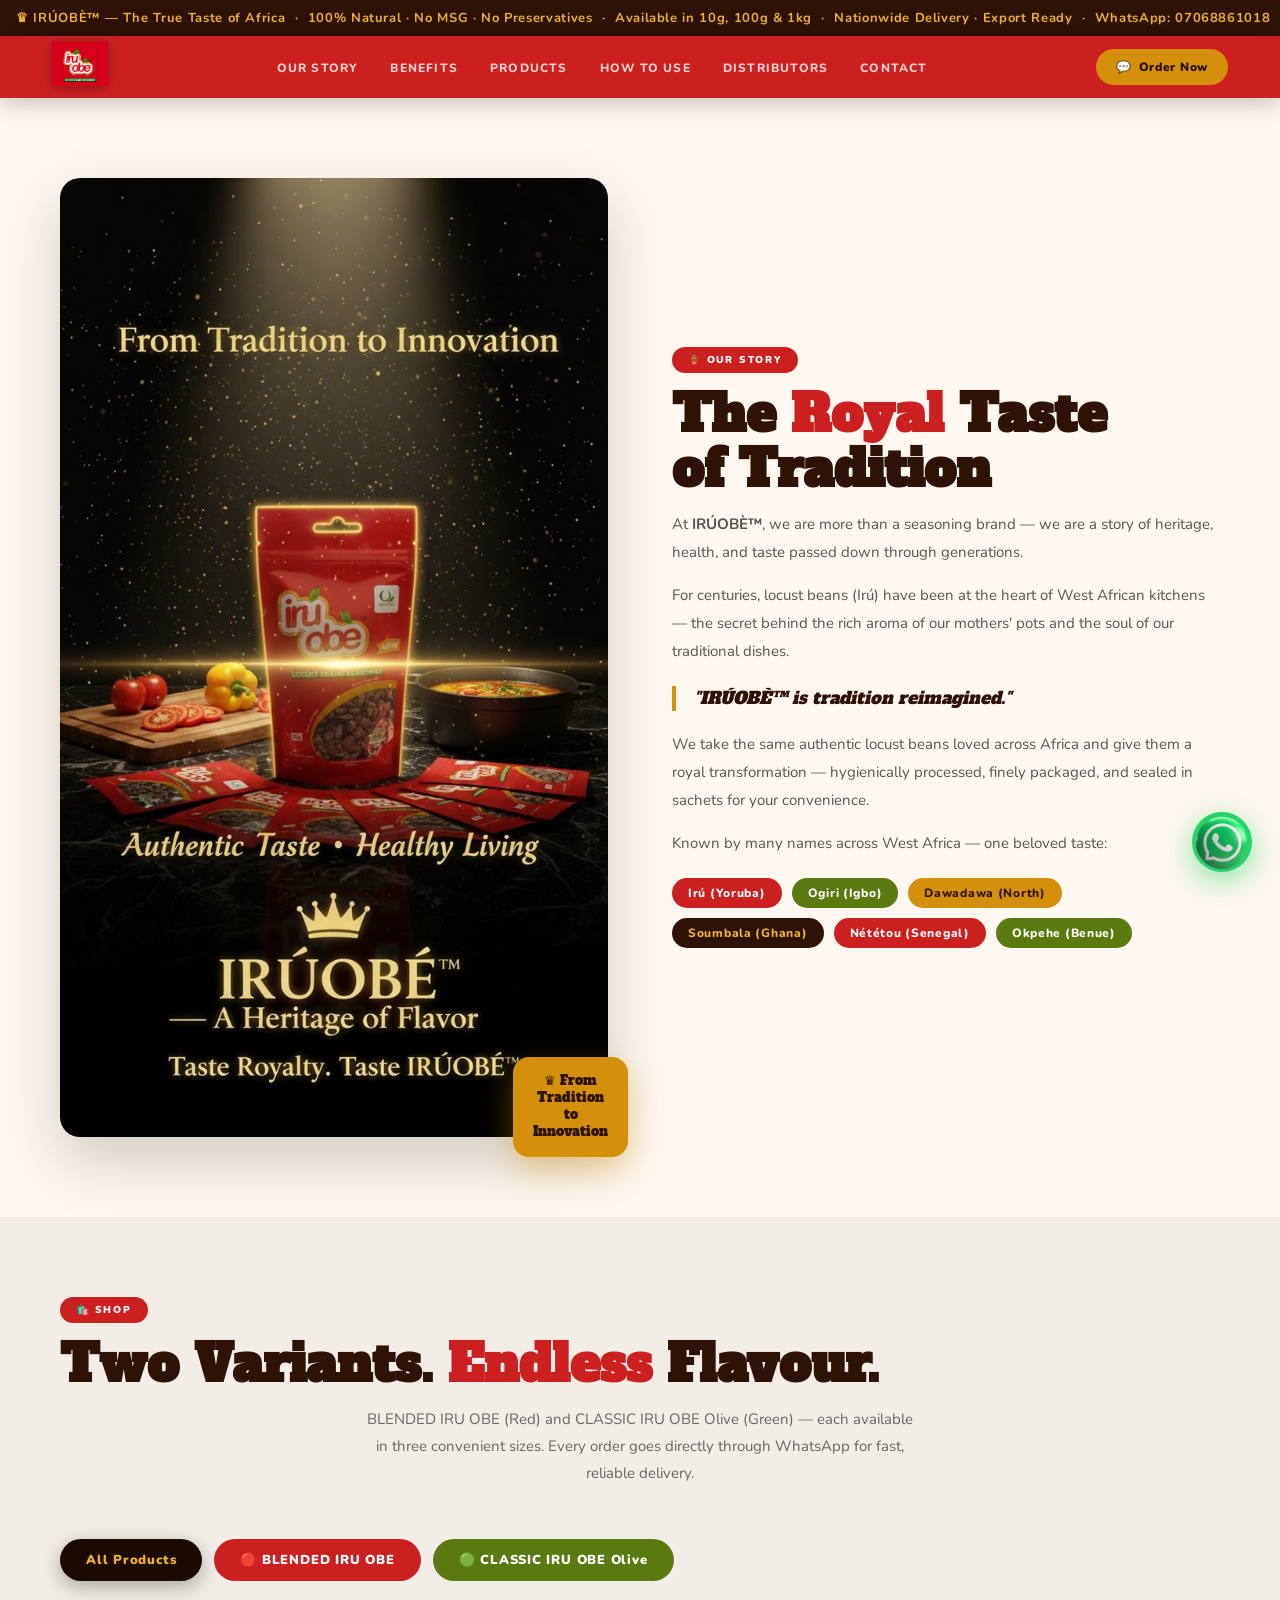
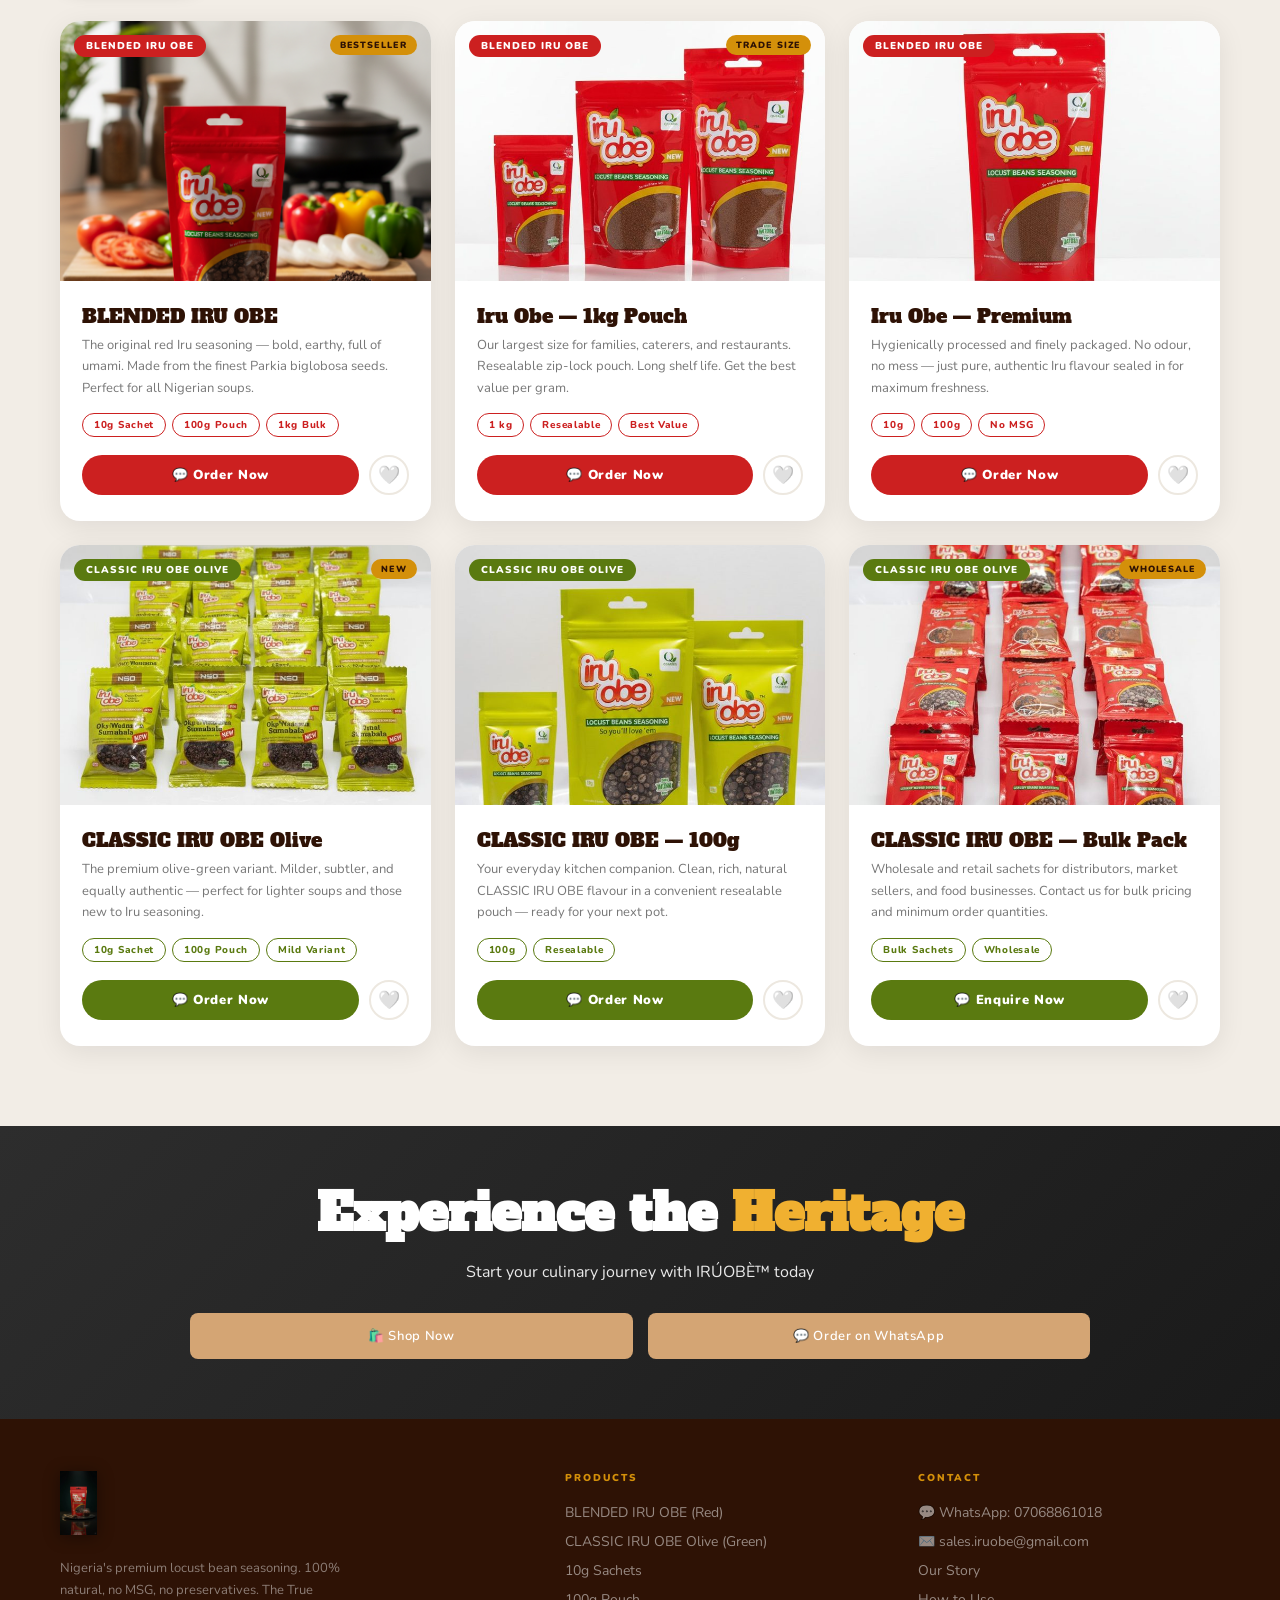
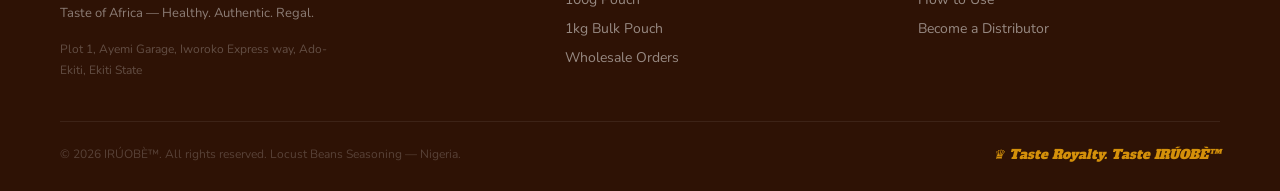
<file: about.html>
﻿<!DOCTYPE html>
<html lang="en">
<head>
<meta charset="UTF-8">
<meta name="viewport" content="width=device-width, initial-scale=1.0">
<title>Our Story — IRÚOBÈ™ Locust Bean Seasoning</title>
<meta name="description" content="Discover the heritage and story behind IRÚOBÈ™ premium locust bean seasoning. From tradition to modern convenience.">
<link href="https://fonts.googleapis.com/css2?family=Alfa+Slab+One&family=Nunito:ital,wght@0,400;0,600;0,700;0,800;0,900;1,700&display=swap" rel="stylesheet">
<link rel="stylesheet" href="styles.css">
</head>
<body>

<!-- WA Float -->
<a href="https://wa.me/2347068861018?text=Hello%20IRÚOBÈ!%20I%20would%20like%20to%20place%20an%20order." class="wa-float" target="_blank" title="Order on WhatsApp"><img src="media/whatsapp logo.png" alt="WhatsApp" style="width:100%;height:100%;object-fit:contain;display:block;"></a>

<!-- Mobile Menu -->
<div class="mobile-menu" id="mobileMenu">
  <span class="close" onclick="toggleMenu()">✕</span>
  <a href="about.html" onclick="toggleMenu()">Our Story</a>
  <a href="benefits.html" onclick="toggleMenu()">Benefits</a>
  <a href="products.html" onclick="toggleMenu()">Products</a>
  <a href="how-to-use.html" onclick="toggleMenu()">How to Use</a>
  <a href="partners.html" onclick="toggleMenu()">Distributors</a>
  <a href="contact.html" onclick="toggleMenu()">Contact</a>
</div>

<!-- ANNOUNCE -->
<div class="announce">
  <span class="announce-scroll">♛ IRÚOBÈ™ — The True Taste of Africa &nbsp;·&nbsp; 100% Natural · No MSG · No Preservatives &nbsp;·&nbsp; Available in 10g, 100g & 1kg &nbsp;·&nbsp; Nationwide Delivery · Export Ready &nbsp;·&nbsp; WhatsApp: 07068861018 &nbsp;·&nbsp; ♛ IRÚOBÈ™ — Healthy. Authentic. Regal.</span>
</div>

<!-- NAV -->
<nav>
  <div class="nav-logo"><img src="media/new image-17.jpeg" alt="IRÚOBÈ"></div>
  <ul class="nav-links">
    <li><a href="about.html">Our Story</a></li>
    <li><a href="benefits.html">Benefits</a></li>
    <li><a href="products.html">Products</a></li>
    <li><a href="how-to-use.html">How to Use</a></li>
    <li><a href="partners.html">Distributors</a></li>
    <li><a href="contact.html">Contact</a></li>
  </ul>
  <div class="nav-right">
    <a href="https://wa.me/2347068861018?text=Hello%20IRÚOBÈ!%20I%20want%20to%20order." class="nav-wa" target="_blank">
      💬 <span>Order Now</span>
    </a>
    <div class="hamburger" onclick="toggleMenu()">
      <span></span><span></span><span></span>
    </div>
  </div>
</nav>

<!-- ABOUT -->
<section id="about">
  <div class="pad">
    <div class="max">
      <div class="about-inner reveal">
        <div class="about-img-wrap">
          <img src="media/image-18.jpg" alt="From Tradition to Innovation">
          <div class="about-badge-float">♛ From<br>Tradition<br>to<br>Innovation</div>
        </div>
        <div class="about-text">
          <span class="sec-badge">🏺 Our Story</span>
          <h2 class="sec-title">The <span class="red">Royal</span> Taste<br>of Tradition</h2>
          <p>At <strong>IRÚOBÈ™</strong>, we are more than a seasoning brand — we are a story of heritage, health, and taste passed down through generations.</p>
          <p>For centuries, locust beans (Irú) have been at the heart of West African kitchens — the secret behind the rich aroma of our mothers' pots and the soul of our traditional dishes.</p>
          <blockquote>"IRÚOBÈ™ is tradition reimagined."</blockquote>
          <p>We take the same authentic locust beans loved across Africa and give them a royal transformation — hygienically processed, finely packaged, and sealed in sachets for your convenience.</p>
          <p>Known by many names across West Africa — one beloved taste:</p>
          <div class="heritage-names">
            <span class="hname hname-red">Irú (Yoruba)</span>
            <span class="hname hname-grn">Ogiri (Igbo)</span>
            <span class="hname hname-gld">Dawadawa (North)</span>
            <span class="hname hname-brn">Soumbala (Ghana)</span>
            <span class="hname hname-red">Nététou (Senegal)</span>
            <span class="hname hname-grn">Okpehe (Benue)</span>
          </div>
        </div>
      </div>
    </div>
  </div>
</section>

<!-- PRODUCTS -->
<div id="products" class="products-section">
  <div class="products-inner">
    <span class="sec-badge">🛍️ Shop</span>
    <h2 class="sec-title">Two Variants. <span class="red">Endless</span> Flavour.</h2>
    <p class="sec-sub">BLENDED IRU OBE (Red) and CLASSIC IRU OBE Olive (Green) — each available in three convenient sizes. Every order goes directly through WhatsApp for fast, reliable delivery.</p>
    <div class="variant-tabs">
      <div class="vtab vtab-all active" onclick="filterProds('all',this)">All Products</div>
      <div class="vtab vtab-red" onclick="filterProds('red',this)">🔴 BLENDED IRU OBE</div>
      <div class="vtab vtab-green" onclick="filterProds('green',this)">🟢 CLASSIC IRU OBE Olive</div>
    </div>
    <div class="products-grid reveal">

      <div class="prod-card" data-v="red">
        <div class="prod-img-wrap">
          <img src="media/image 22.png" alt="BLENDED IRU OBE — All Sizes">
          <span class="prod-vdot vd-red">BLENDED IRU OBE</span>
          <span class="prod-new">BESTSELLER</span>
        </div>
        <div class="prod-body">
          <div class="prod-name">BLENDED IRU OBE</div>
          <div class="prod-desc">The original red Iru seasoning — bold, earthy, full of umami. Made from the finest Parkia biglobosa seeds. Perfect for all Nigerian soups.</div>
          <div class="prod-sizes">
            <span class="sz sz-r">10g Sachet</span>
            <span class="sz sz-r">100g Pouch</span>
            <span class="sz sz-r">1kg Bulk</span>
          </div>
          <div class="prod-footer">
            <a href="https://wa.me/2347068861018?text=Hello%20IRÚOBÈ!%20I%20want%20to%20order%20Classic%20Iru%20Obe%20(Red).%20Please%20send%20me%20pricing%20and%20availability." class="btn-order" target="_blank">💬 Order Now</a>
            <div class="prod-like" onclick="toggleLike(this)" title="Save">🤍</div>
          </div>
        </div>
      </div>

      <div class="prod-card" data-v="red">
        <div class="prod-img-wrap">
          <img src="media/image-2.jpg" alt="Iru Obe 1kg">
          <span class="prod-vdot vd-red">BLENDED IRU OBE</span>
          <span class="prod-new">TRADE SIZE</span>
        </div>
        <div class="prod-body">
          <div class="prod-name">Iru Obe — 1kg Pouch</div>
          <div class="prod-desc">Our largest size for families, caterers, and restaurants. Resealable zip-lock pouch. Long shelf life. Get the best value per gram.</div>
          <div class="prod-sizes">
            <span class="sz sz-r">1 kg</span>
            <span class="sz sz-r">Resealable</span>
            <span class="sz sz-r">Best Value</span>
          </div>
          <div class="prod-footer">
            <a href="https://wa.me/2347068861018?text=Hello%20IRÚOBÈ!%20I%20want%20to%20order%20the%201kg%20Iru%20Obe%20pouch.%20Please%20send%20me%20pricing." class="btn-order" target="_blank">💬 Order Now</a>
            <div class="prod-like" onclick="toggleLike(this)" title="Save">🤍</div>
          </div>
        </div>
      </div>

      <div class="prod-card" data-v="red">
        <div class="prod-img-wrap">
          <img src="media/image-4.jpg" alt="Iru Obe — Premium Hero">
          <span class="prod-vdot vd-red">BLENDED IRU OBE</span>
        </div>
        <div class="prod-body">
          <div class="prod-name">Iru Obe — Premium</div>
          <div class="prod-desc">Hygienically processed and finely packaged. No odour, no mess — just pure, authentic Iru flavour sealed in for maximum freshness.</div>
          <div class="prod-sizes">
            <span class="sz sz-r">10g</span>
            <span class="sz sz-r">100g</span>
            <span class="sz sz-r">No MSG</span>
          </div>
          <div class="prod-footer">
            <a href="https://wa.me/2347068861018?text=Hello%20IRÚOBÈ!%20I%20want%20to%20order%20Iru%20Obe%20seasoning.%20Please%20send%20me%20your%20full%20price%20list." class="btn-order" target="_blank">💬 Order Now</a>
            <div class="prod-like" onclick="toggleLike(this)" title="Save">🤍</div>
          </div>
        </div>
      </div>

      <div class="prod-card" data-v="green">
        <div class="prod-img-wrap">
          <img src="media/image-9.jpg" alt="CLASSIC IRU OBE Olive — 3 sizes">
          <span class="prod-vdot vd-green">CLASSIC IRU OBE Olive</span>
          <span class="prod-new">NEW</span>
        </div>
        <div class="prod-body">
          <div class="prod-name">CLASSIC IRU OBE Olive</div>
          <div class="prod-desc">The premium olive-green variant. Milder, subtler, and equally authentic — perfect for lighter soups and those new to Iru seasoning.</div>
          <div class="prod-sizes">
            <span class="sz sz-g">10g Sachet</span>
            <span class="sz sz-g">100g Pouch</span>
            <span class="sz sz-g">Mild Variant</span>
          </div>
          <div class="prod-footer">
            <a href="https://wa.me/2347068861018?text=Hello%20IRÚOBÈ!%20I%20want%20to%20order%20CLASSIC IRU OBE%20Olive%20(Green).%20Please%20send%20me%20pricing." class="btn-order grn" target="_blank">💬 Order Now</a>
            <div class="prod-like" onclick="toggleLike(this)" title="Save">🤍</div>
          </div>
        </div>
      </div>

      <div class="prod-card" data-v="green">
        <div class="prod-img-wrap">
          <img src="media/image-7.jpg" alt="CLASSIC IRU OBE Olive Single">
          <span class="prod-vdot vd-green">CLASSIC IRU OBE Olive</span>
        </div>
        <div class="prod-body">
          <div class="prod-name">CLASSIC IRU OBE — 100g</div>
          <div class="prod-desc">Your everyday kitchen companion. Clean, rich, natural CLASSIC IRU OBE flavour in a convenient resealable pouch — ready for your next pot.</div>
          <div class="prod-sizes">
            <span class="sz sz-g">100g</span>
            <span class="sz sz-g">Resealable</span>
          </div>
          <div class="prod-footer">
            <a href="https://wa.me/2347068861018?text=Hello%20IRÚOBÈ!%20I%20want%20to%20order%20the%20100g%20CLASSIC IRU OBE%20Olive.%20Please%20send%20me%20pricing." class="btn-order grn" target="_blank">💬 Order Now</a>
            <div class="prod-like" onclick="toggleLike(this)" title="Save">🤍</div>
          </div>
        </div>
      </div>

      <div class="prod-card" data-v="green">
        <div class="prod-img-wrap">
          <img src="media/image-16.jpg" alt="CLASSIC IRU OBE Bulk">
          <span class="prod-vdot vd-green">CLASSIC IRU OBE Olive</span>
          <span class="prod-new">WHOLESALE</span>
        </div>
        <div class="prod-body">
          <div class="prod-name">CLASSIC IRU OBE — Bulk Pack</div>
          <div class="prod-desc">Wholesale and retail sachets for distributors, market sellers, and food businesses. Contact us for bulk pricing and minimum order quantities.</div>
          <div class="prod-sizes">
            <span class="sz sz-g">Bulk Sachets</span>
            <span class="sz sz-g">Wholesale</span>
          </div>
          <div class="prod-footer">
            <a href="https://wa.me/2347068861018?text=Hello%20IRÚOBÈ!%20I%20am%20interested%20in%20wholesale%2Fbulk%20CLASSIC IRU OBE%20Olive%20sachets.%20Please%20send%20me%20bulk%20pricing." class="btn-order grn" target="_blank">💬 Enquire Now</a>
            <div class="prod-like" onclick="toggleLike(this)" title="Save">🤍</div>
          </div>
        </div>
      </div>

    </div>
  </div>
</div>

<!-- CTA -->
<section style="padding: 60px 20px; text-align: center; background: linear-gradient(135deg, #2d2d2d 0%, #1a1a1a 100%);">
  <div class="max" style="max-width: 900px; margin: 0 auto;">
    <h2 class="sec-title" style="color: white; margin-bottom: 20px;">Experience the <span style="color: var(--gold-lt);">Heritage</span></h2>
    <p style="color: rgba(255,255,255,0.9); margin-bottom: 30px;">Start your culinary journey with IRÚOBÈ™ today</p>
    <div style="display: flex; gap: 15px; justify-content: center; flex-wrap: wrap;">
      <a href="products.html" class="btn-order" style="text-decoration: none; display: inline-block; padding: 14px 28px; background: #d4a574; border-radius: 8px; color: white; font-weight: 600;">
        🛍️ Shop Now
      </a>
      <a href="https://wa.me/2347068861018?text=Hello%20IRÚOBÈ!%20I%20want%20to%20order." class="btn-order" style="text-decoration: none; display: inline-block; padding: 14px 28px; background: #d4a574; border-radius: 8px; color: white; font-weight: 600;">
        💬 Order on WhatsApp
      </a>
    </div>
  </div>
</section>

<!-- FOOTER -->
<footer>
  <div class="footer-top">
    <div class="footer-brand">
      <img src="media/image-1.jpg" alt="IRÚOBÈ" class="footer-logo">
      <p>Nigeria's premium locust bean seasoning. 100% natural, no MSG, no preservatives. The True Taste of Africa — Healthy. Authentic. Regal.</p>
      <p style="margin-top:14px;font-size:12px;color:rgba(255,255,255,0.25);">Plot 1, Ayemi Garage, Iworoko Express way, Ado-Ekiti, Ekiti State</p>
    </div>
    <div class="footer-col">
      <h4>Products</h4>
      <a href="products.html">BLENDED IRU OBE (Red)</a>
      <a href="products.html">CLASSIC IRU OBE Olive (Green)</a>
      <a href="products.html">10g Sachets</a>
      <a href="products.html">100g Pouch</a>
      <a href="products.html">1kg Bulk Pouch</a>
      <a href="partners.html">Wholesale Orders</a>
    </div>
    <div class="footer-col">
      <h4>Contact</h4>
      <a href="https://wa.me/2347068861018">💬 WhatsApp: 07068861018</a>
      <a href="mailto:sales.iruobe@gmail.com">✉️ sales.iruobe@gmail.com</a>      <a href="about.html">Our Story</a>
      <a href="how-to-use.html">How to Use</a>
      <a href="partners.html">Become a Distributor</a>
    </div>
  </div>
  <div class="footer-bottom">
    <p>© 2026 IRÚOBÈ™. All rights reserved. Locust Beans Seasoning — Nigeria.</p>
    <div class="footer-royal">♛ Taste Royalty. Taste IRÚOBÈ™</div>
  </div>
</footer>

<script>
// ── MOBILE MENU ──
function toggleMenu(){
  document.getElementById('mobileMenu').classList.toggle('open');
}

// ── PRODUCT FILTER ──
function filterProds(v, btn){
  document.querySelectorAll('.vtab').forEach(t=>t.classList.remove('active'));
  btn.classList.add('active');
  document.querySelectorAll('.prod-card').forEach(c=>{
    c.style.display = (v==='all'||c.dataset.v===v) ? '' : 'none';
  });
}

// ── WISHLIST ──
function toggleLike(el){
  el.classList.toggle('liked');
  el.textContent = el.classList.contains('liked') ? '❤️' : '🤍';
}

// ── SCROLL REVEAL ──
const obs = new IntersectionObserver((entries)=>{
  entries.forEach(e=>{ if(e.isIntersecting) e.target.classList.add('visible'); });
}, {threshold:0.12});
document.querySelectorAll('.reveal').forEach(el=>obs.observe(el));
</script>
</body>
</html>
</file>
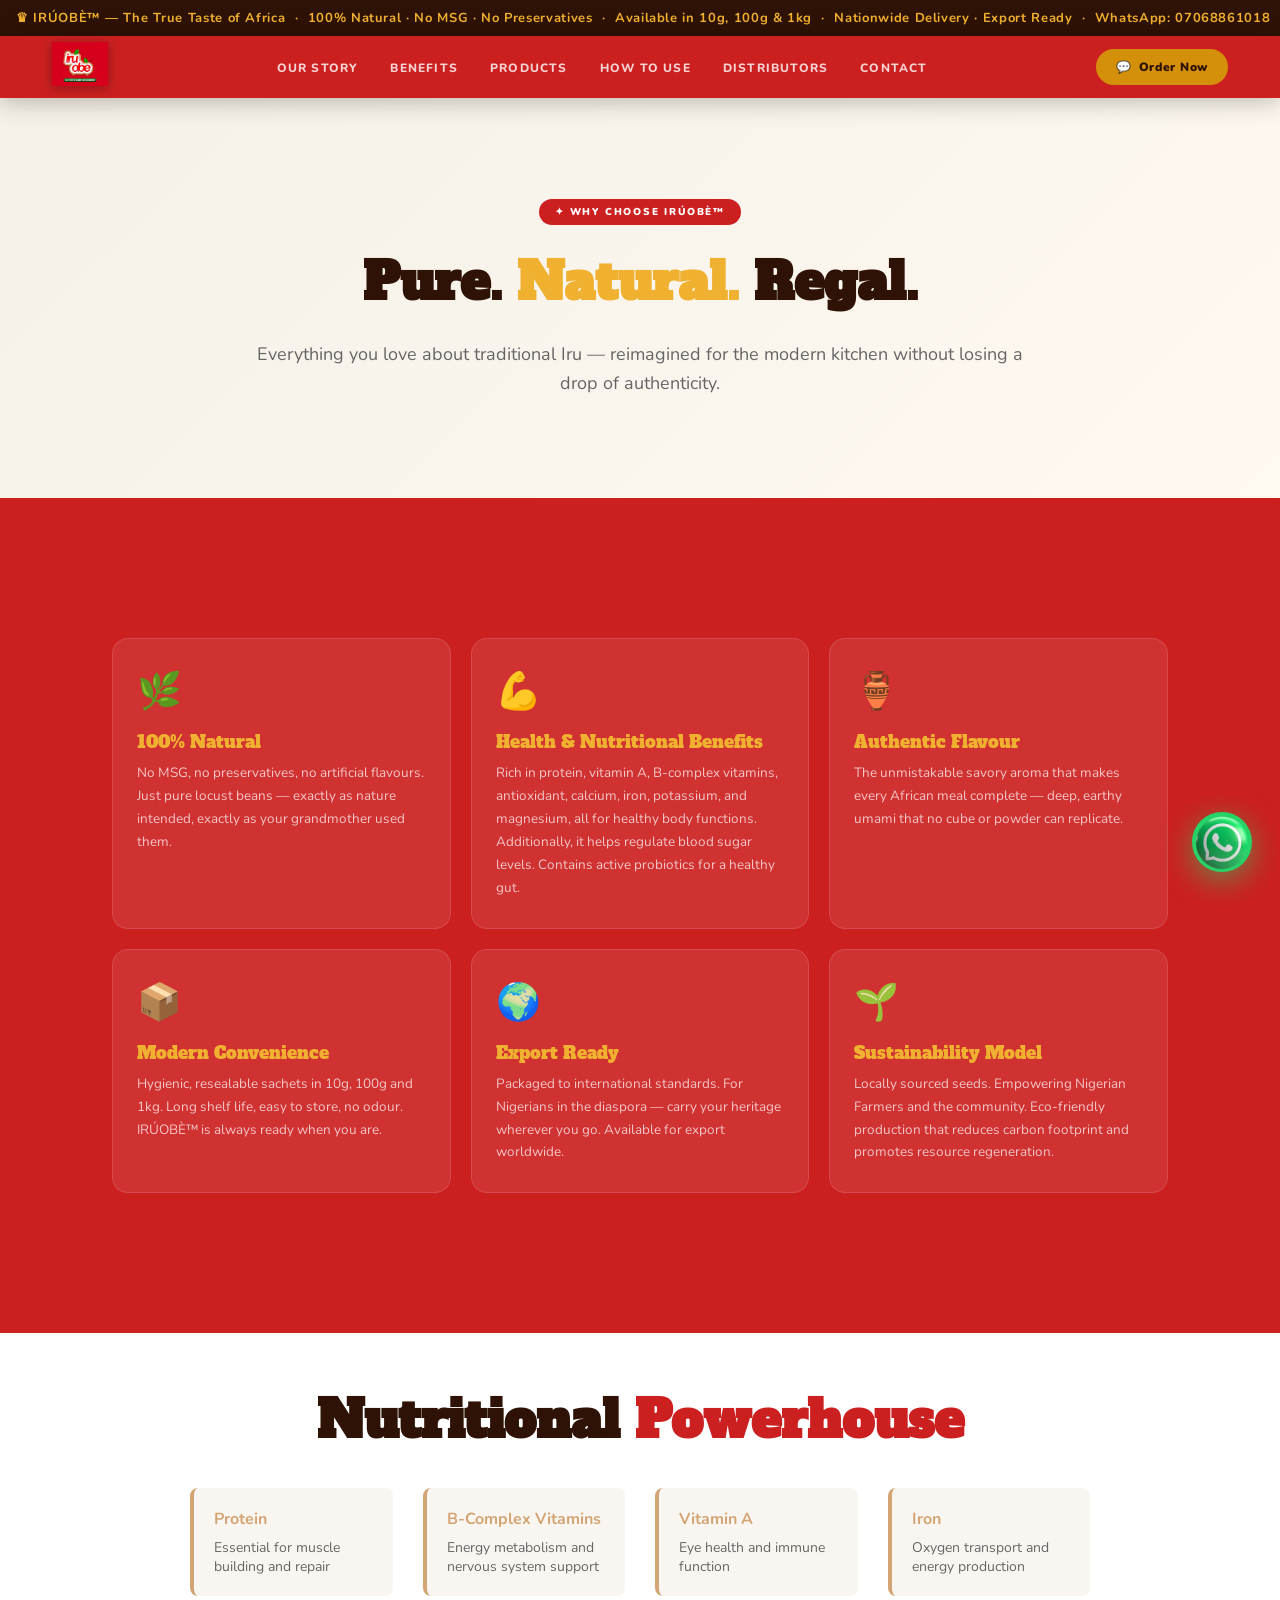
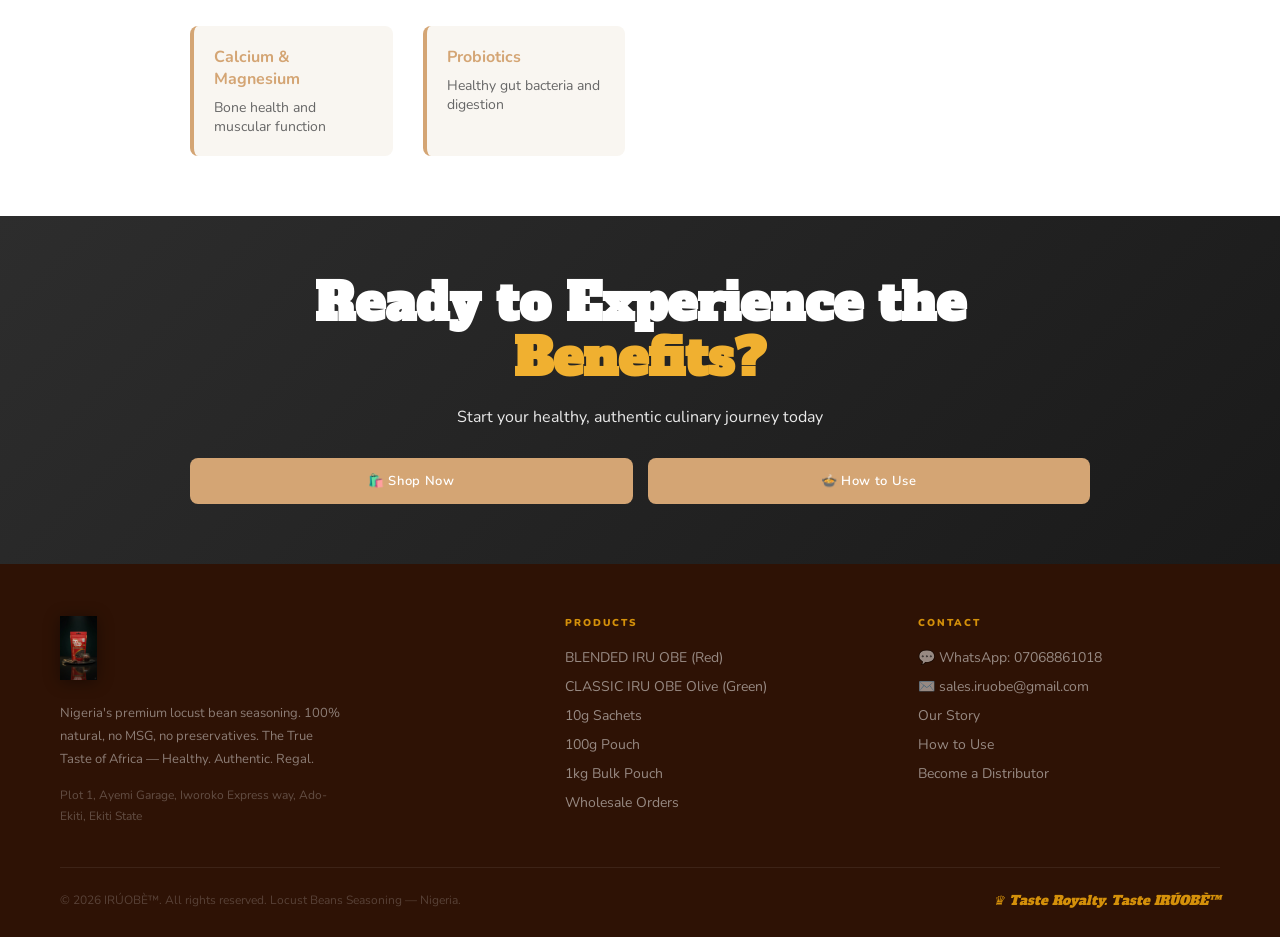
<file: benefits.html>
﻿<!DOCTYPE html>
<html lang="en">
<head>
<meta charset="UTF-8">
<meta name="viewport" content="width=device-width, initial-scale=1.0">
<title>Benefits — IRÚOBÈ™ Premium Locust Bean Seasoning</title>
<meta name="description" content="Discover the health and nutritional benefits of IRÚOBÈ™ locust bean seasoning. Natural, nutritious, and authentic.">
<link href="https://fonts.googleapis.com/css2?family=Alfa+Slab+One&family=Nunito:ital,wght@0,400;0,600;0,700;0,800;0,900;1,700&display=swap" rel="stylesheet">
<link rel="stylesheet" href="styles.css">
</head>
<body>

<!-- WA Float -->
<a href="https://wa.me/2347068861018?text=Hello%20IRÚOBÈ!%20I%20would%20like%20to%20place%20an%20order." class="wa-float" target="_blank" title="Order on WhatsApp"><img src="media/whatsapp logo.png" alt="WhatsApp" style="width:100%;height:100%;object-fit:contain;display:block;"></a>

<!-- Mobile Menu -->
<div class="mobile-menu" id="mobileMenu">
  <span class="close" onclick="toggleMenu()">✕</span>
  <a href="about.html" onclick="toggleMenu()">Our Story</a>
  <a href="benefits.html" onclick="toggleMenu()">Benefits</a>
  <a href="products.html" onclick="toggleMenu()">Products</a>
  <a href="how-to-use.html" onclick="toggleMenu()">How to Use</a>
  <a href="partners.html" onclick="toggleMenu()">Distributors</a>
  <a href="contact.html" onclick="toggleMenu()">Contact</a>
</div>

<!-- ANNOUNCE -->
<div class="announce">
  <span class="announce-scroll">♛ IRÚOBÈ™ — The True Taste of Africa &nbsp;·&nbsp; 100% Natural · No MSG · No Preservatives &nbsp;·&nbsp; Available in 10g, 100g & 1kg &nbsp;·&nbsp; Nationwide Delivery · Export Ready &nbsp;·&nbsp; WhatsApp: 07068861018 &nbsp;·&nbsp; ♛ IRÚOBÈ™ — Healthy. Authentic. Regal.</span>
</div>

<!-- NAV -->
<nav>
  <div class="nav-logo"><img src="media/new image-17.jpeg" alt="IRÚOBÈ"></div>
  <ul class="nav-links">
    <li><a href="about.html">Our Story</a></li>
    <li><a href="benefits.html">Benefits</a></li>
    <li><a href="products.html">Products</a></li>
    <li><a href="how-to-use.html">How to Use</a></li>
    <li><a href="partners.html">Distributors</a></li>
    <li><a href="contact.html">Contact</a></li>
  </ul>
  <div class="nav-right">
    <a href="https://wa.me/2347068861018?text=Hello%20IRÚOBÈ!%20I%20want%20to%20order." class="nav-wa" target="_blank">
      💬 <span>Order Now</span>
    </a>
    <div class="hamburger" onclick="toggleMenu()">
      <span></span><span></span><span></span>
    </div>
  </div>
</nav>

<!-- HERO SECTION -->
<section style="padding: 100px 20px; background: linear-gradient(135deg, #f5f1e8 0%, #fff9f0 100%); display: flex; align-items: center; justify-content: center; min-height: 400px;">
  <div style="max-width: 900px; margin: 0 auto; text-align: center; width: 100%;">
    <span class="sec-badge" style="display: inline-block; margin-bottom: 25px;">✦ Why Choose IRÚOBÈ™</span>
    <h1 class="sec-title" style="margin-bottom: 25px; line-height: 1.3;">Pure. <span style="color:var(--gold-lt);">Natural.</span> Regal.</h1>
    <p class="sec-sub" style="font-size: 18px; line-height: 1.6; max-width: 800px; margin: 0 auto;">Everything you love about traditional Iru — reimagined for the modern kitchen without losing a drop of authenticity.</p>
  </div>
</section>

<!-- BENEFITS GRID -->
<div id="benefits" class="benefits-bg" style="padding: 60px 20px;">
  <div class="benefits-inner">
    <div class="max" style="max-width: 1100px; margin: 0 auto;">
      <div class="benefits-grid reveal">
        <div class="benefit-card">
          <span class="b-icon">🌿</span>
          <div class="b-title">100% Natural</div>
          <p class="b-text">No MSG, no preservatives, no artificial flavours. Just pure locust beans — exactly as nature intended, exactly as your grandmother used them.</p>
        </div>
        <div class="benefit-card">
          <span class="b-icon">💪</span>
          <div class="b-title">Health & Nutritional Benefits</div>
          <p class="b-text">Rich in protein, vitamin A, B-complex vitamins, antioxidant, calcium, iron, potassium, and magnesium, all for healthy body functions. Additionally, it helps regulate blood sugar levels. Contains active probiotics for a healthy gut.</p>
        </div>
        <div class="benefit-card">
          <span class="b-icon">🏺</span>
          <div class="b-title">Authentic Flavour</div>
          <p class="b-text">The unmistakable savory aroma that makes every African meal complete — deep, earthy umami that no cube or powder can replicate.</p>
        </div>
        <div class="benefit-card">
          <span class="b-icon">📦</span>
          <div class="b-title">Modern Convenience</div>
          <p class="b-text">Hygienic, resealable sachets in 10g, 100g and 1kg. Long shelf life, easy to store, no odour. IRÚOBÈ™ is always ready when you are.</p>
        </div>
        <div class="benefit-card">
          <span class="b-icon">🌍</span>
          <div class="b-title">Export Ready</div>
          <p class="b-text">Packaged to international standards. For Nigerians in the diaspora — carry your heritage wherever you go. Available for export worldwide.</p>
        </div>
        <div class="benefit-card">
          <span class="b-icon">🌱</span>
          <div class="b-title">Sustainability Model</div>
          <p class="b-text">Locally sourced seeds. Empowering Nigerian Farmers and the community. Eco-friendly production that reduces carbon footprint and promotes resource regeneration.</p>
        </div>
      </div>
    </div>
  </div>
</div>

<!-- NUTRITIONAL INFO -->
<section style="padding: 60px 20px; background: white;">
  <div class="max" style="max-width: 900px; margin: 0 auto;">
    <h2 class="sec-title" style="text-align: center; margin-bottom: 40px;">Nutritional <span class="red">Powerhouse</span></h2>
    <div style="display: grid; grid-template-columns: repeat(auto-fit, minmax(200px, 1fr)); gap: 30px;">
      <div style="padding: 20px; background: #f9f6f1; border-radius: 8px; border-left: 4px solid #d4a574;">
        <div style="font-weight: 700; color: #d4a574; margin-bottom: 8px;">Protein</div>
        <p style="color: #666; font-size: 14px;">Essential for muscle building and repair</p>
      </div>
      <div style="padding: 20px; background: #f9f6f1; border-radius: 8px; border-left: 4px solid #d4a574;">
        <div style="font-weight: 700; color: #d4a574; margin-bottom: 8px;">B-Complex Vitamins</div>
        <p style="color: #666; font-size: 14px;">Energy metabolism and nervous system support</p>
      </div>
      <div style="padding: 20px; background: #f9f6f1; border-radius: 8px; border-left: 4px solid #d4a574;">
        <div style="font-weight: 700; color: #d4a574; margin-bottom: 8px;">Vitamin A</div>
        <p style="color: #666; font-size: 14px;">Eye health and immune function</p>
      </div>
      <div style="padding: 20px; background: #f9f6f1; border-radius: 8px; border-left: 4px solid #d4a574;">
        <div style="font-weight: 700; color: #d4a574; margin-bottom: 8px;">Iron</div>
        <p style="color: #666; font-size: 14px;">Oxygen transport and energy production</p>
      </div>
      <div style="padding: 20px; background: #f9f6f1; border-radius: 8px; border-left: 4px solid #d4a574;">
        <div style="font-weight: 700; color: #d4a574; margin-bottom: 8px;">Calcium & Magnesium</div>
        <p style="color: #666; font-size: 14px;">Bone health and muscular function</p>
      </div>
      <div style="padding: 20px; background: #f9f6f1; border-radius: 8px; border-left: 4px solid #d4a574;">
        <div style="font-weight: 700; color: #d4a574; margin-bottom: 8px;">Probiotics</div>
        <p style="color: #666; font-size: 14px;">Healthy gut bacteria and digestion</p>
      </div>
    </div>
  </div>
</section>

<!-- CTA -->
<section style="padding: 60px 20px; background: linear-gradient(135deg, #2d2d2d 0%, #1a1a1a 100%); text-align: center;">
  <div class="max" style="max-width: 900px; margin: 0 auto;">
    <h2 class="sec-title" style="color: white; margin-bottom: 20px;">Ready to Experience the <span style="color: var(--gold-lt);">Benefits?</span></h2>
    <p style="color: rgba(255,255,255,0.9); margin-bottom: 30px;">Start your healthy, authentic culinary journey today</p>
    <div style="display: flex; gap: 15px; justify-content: center; flex-wrap: wrap;">
      <a href="products.html" class="btn-order" style="text-decoration: none; display: inline-block; padding: 14px 28px; background: #d4a574; border-radius: 8px; color: white; font-weight: 600;">
        🛍️ Shop Now
      </a>
      <a href="how-to-use.html" class="btn-order" style="text-decoration: none; display: inline-block; padding: 14px 28px; background: #d4a574; border-radius: 8px; color: white; font-weight: 600;">
        🍲 How to Use
      </a>
    </div>
  </div>
</section>

<!-- FOOTER -->
<footer>
  <div class="footer-top">
    <div class="footer-brand">
      <img src="media/image-1.jpg" alt="IRÚOBÈ" class="footer-logo">
      <p>Nigeria's premium locust bean seasoning. 100% natural, no MSG, no preservatives. The True Taste of Africa — Healthy. Authentic. Regal.</p>
      <p style="margin-top:14px;font-size:12px;color:rgba(255,255,255,0.25);">Plot 1, Ayemi Garage, Iworoko Express way, Ado-Ekiti, Ekiti State</p>
    </div>
    <div class="footer-col">
      <h4>Products</h4>
      <a href="products.html">BLENDED IRU OBE (Red)</a>
      <a href="products.html">CLASSIC IRU OBE Olive (Green)</a>
      <a href="products.html">10g Sachets</a>
      <a href="products.html">100g Pouch</a>
      <a href="products.html">1kg Bulk Pouch</a>
      <a href="partners.html">Wholesale Orders</a>
    </div>
    <div class="footer-col">
      <h4>Contact</h4>
      <a href="https://wa.me/2347068861018">💬 WhatsApp: 07068861018</a>
      <a href="mailto:sales.iruobe@gmail.com">✉️ sales.iruobe@gmail.com</a>      <a href="about.html">Our Story</a>
      <a href="how-to-use.html">How to Use</a>
      <a href="partners.html">Become a Distributor</a>
    </div>
  </div>
  <div class="footer-bottom">
    <p>© 2026 IRÚOBÈ™. All rights reserved. Locust Beans Seasoning — Nigeria.</p>
    <div class="footer-royal">♛ Taste Royalty. Taste IRÚOBÈ™</div>
  </div>
</footer>

<script>
// ── MOBILE MENU ──
function toggleMenu(){
  document.getElementById('mobileMenu').classList.toggle('open');
}

// ── SCROLL REVEAL ──
const obs = new IntersectionObserver((entries)=>{
  entries.forEach(e=>{ if(e.isIntersecting) e.target.classList.add('visible'); });
}, {threshold:0.12});
document.querySelectorAll('.reveal').forEach(el=>obs.observe(el));
</script>
</body>
</html>
</file>
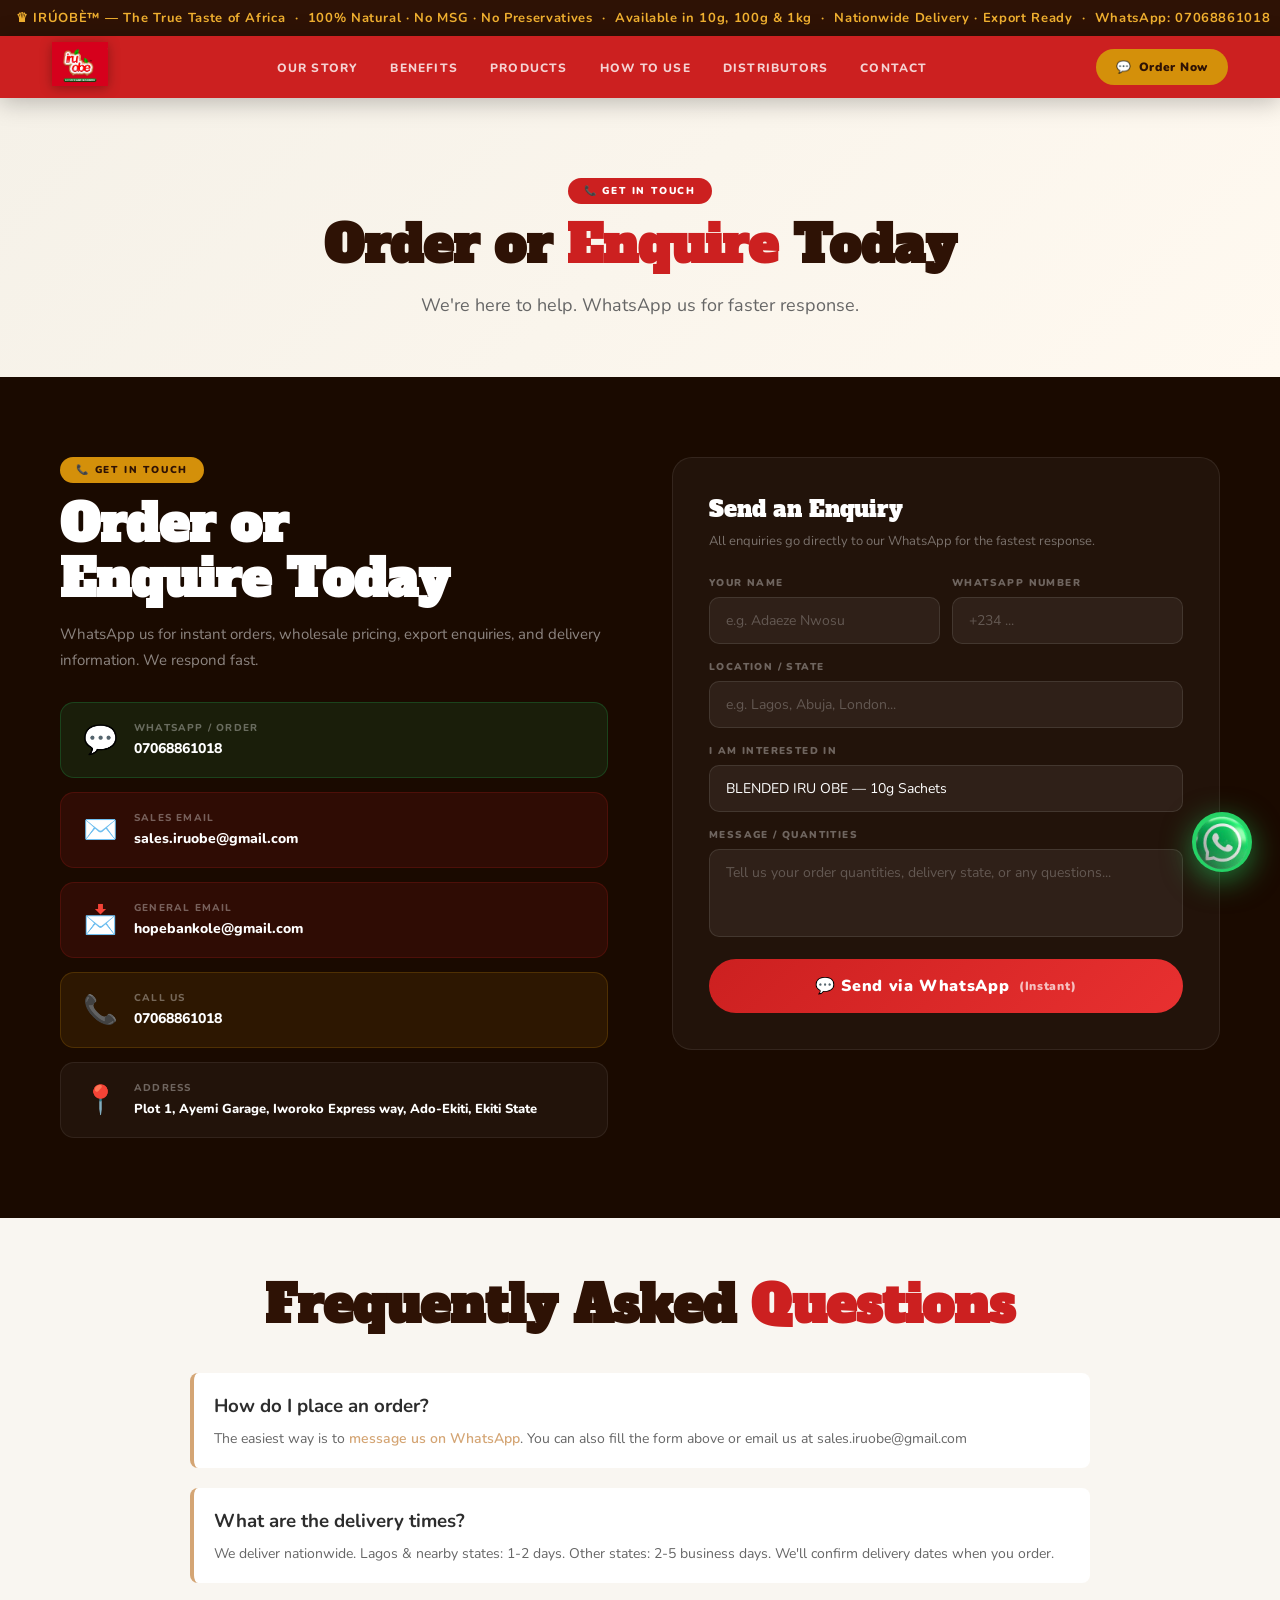
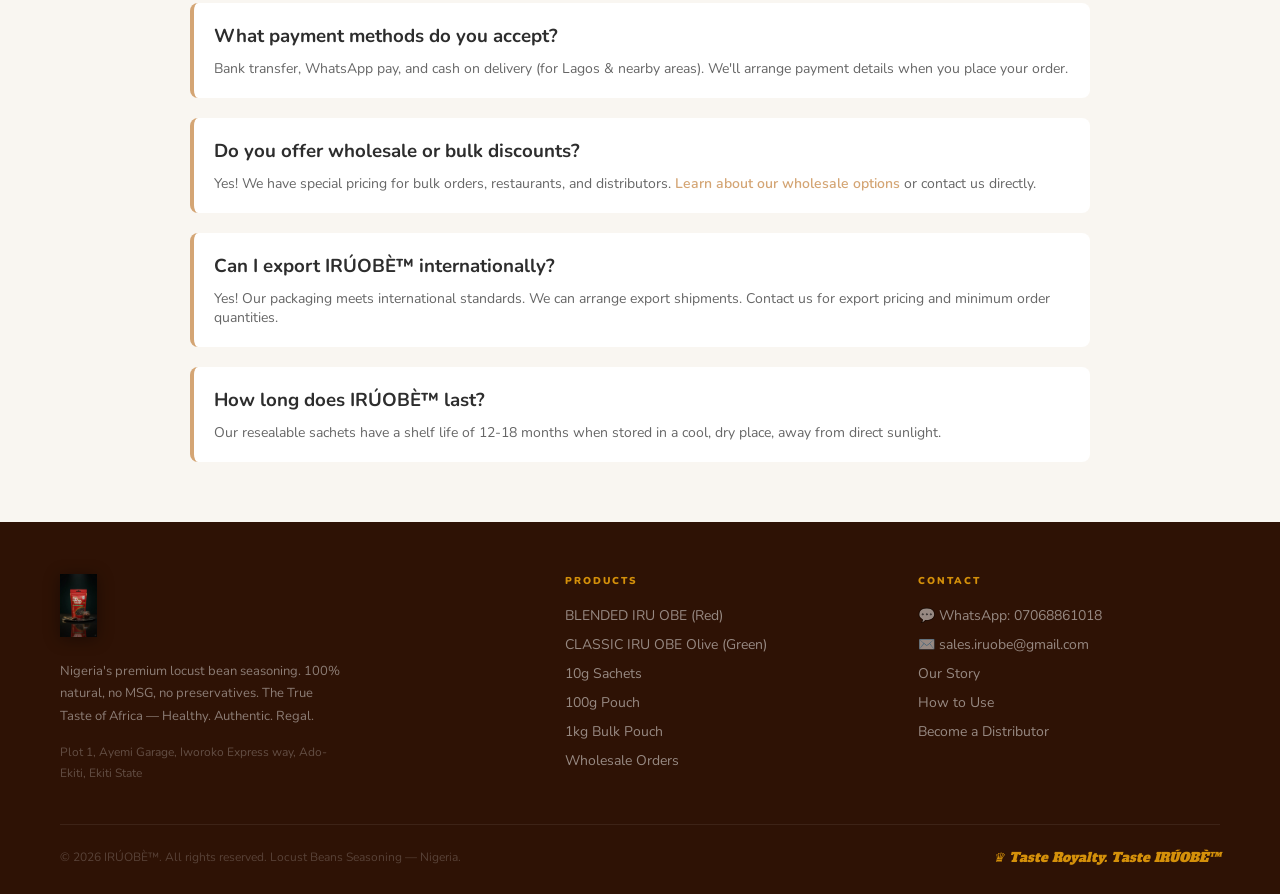
<file: contact.html>
﻿<!DOCTYPE html>
<html lang="en">
<head>
<meta charset="UTF-8">
<meta name="viewport" content="width=device-width, initial-scale=1.0">
<title>Contact IRÚOBÈ™ — Order or Enquire</title>
<meta name="description" content="Contact IRÚOBÈ™ for orders, wholesale pricing, or enquiries. WhatsApp, email, or contact form. Fast response guaranteed.">
<link href="https://fonts.googleapis.com/css2?family=Alfa+Slab+One&family=Nunito:ital,wght@0,400;0,600;0,700;0,800;0,900;1,700&display=swap" rel="stylesheet">
<link rel="stylesheet" href="styles.css">
</head>
<body>

<!-- WA Float -->
<a href="https://wa.me/2347068861018?text=Hello%20IRÚOBÈ!%20I%20would%20like%20to%20place%20an%20order." class="wa-float" target="_blank" title="Order on WhatsApp"><img src="media/whatsapp logo.png" alt="WhatsApp" style="width:100%;height:100%;object-fit:contain;display:block;"></a>

<!-- Mobile Menu -->
<div class="mobile-menu" id="mobileMenu">
  <span class="close" onclick="toggleMenu()">✕</span>
  <a href="about.html" onclick="toggleMenu()">Our Story</a>
  <a href="benefits.html" onclick="toggleMenu()">Benefits</a>
  <a href="products.html" onclick="toggleMenu()">Products</a>
  <a href="how-to-use.html" onclick="toggleMenu()">How to Use</a>
  <a href="partners.html" onclick="toggleMenu()">Distributors</a>
  <a href="contact.html" onclick="toggleMenu()">Contact</a>
</div>

<!-- ANNOUNCE -->
<div class="announce">
  <span class="announce-scroll">♛ IRÚOBÈ™ — The True Taste of Africa &nbsp;·&nbsp; 100% Natural · No MSG · No Preservatives &nbsp;·&nbsp; Available in 10g, 100g & 1kg &nbsp;·&nbsp; Nationwide Delivery · Export Ready &nbsp;·&nbsp; WhatsApp: 07068861018 &nbsp;·&nbsp; ♛ IRÚOBÈ™ — Healthy. Authentic. Regal.</span>
</div>

<!-- NAV -->
<nav>
  <div class="nav-logo"><img src="media/new image-17.jpeg" alt="IRÚOBÈ"></div>
  <ul class="nav-links">
    <li><a href="about.html">Our Story</a></li>
    <li><a href="benefits.html">Benefits</a></li>
    <li><a href="products.html">Products</a></li>
    <li><a href="how-to-use.html">How to Use</a></li>
    <li><a href="partners.html">Distributors</a></li>
    <li><a href="contact.html">Contact</a></li>
  </ul>
  <div class="nav-right">
    <a href="https://wa.me/2347068861018?text=Hello%20IRÚOBÈ!%20I%20want%20to%20order." class="nav-wa" target="_blank">
      💬 <span>Order Now</span>
    </a>
    <div class="hamburger" onclick="toggleMenu()">
      <span></span><span></span><span></span>
    </div>
  </div>
</nav>

<!-- HERO SECTION -->
<section style="padding: 80px 20px 60px; background: linear-gradient(135deg, #f5f1e8 0%, #fff9f0 100%); text-align: center;">
  <div class="max" style="max-width: 900px; margin: 0 auto;">
    <span class="sec-badge">📞 Get In Touch</span>
    <h1 class="sec-title" style="margin-bottom: 20px;">Order or <span class="red">Enquire</span> Today</h1>
    <p style="font-size: 18px; color: #666;">We're here to help. WhatsApp us for faster response.</p>
  </div>
</section>

<!-- CONTACT SECTION -->
<section id="contact">
  <div class="contact-section">
    <div class="contact-inner">
      <div class="contact-left">
        <span class="sec-badge">📞 Get In Touch</span>
        <h2 class="sec-title">Order or<br>Enquire Today</h2>
        <p>WhatsApp us for instant orders, wholesale pricing, export enquiries, and delivery information. We respond fast.</p>
        <div class="clinks">
          <a href="https://wa.me/2347068861018" class="clink clink-wa" target="_blank">
            <span class="cl-icon">💬</span>
            <div><span class="cl-lbl">WhatsApp / Order</span><span class="cl-val">07068861018</span></div>
          </a>
          <a href="mailto:sales.iruobe@gmail.com" class="clink clink-em">
            <span class="cl-icon">✉️</span>
            <div><span class="cl-lbl">Sales Email</span><span class="cl-val">sales.iruobe@gmail.com</span></div>
          </a>
          <a href="mailto:hopebankole@gmail.com" class="clink clink-em">
            <span class="cl-icon">📩</span>
            <div><span class="cl-lbl">General Email</span><span class="cl-val">hopebankole@gmail.com</span></div>
          </a>
          <a href="tel:+2347068861018" class="clink clink-ph">
            <span class="cl-icon">📞</span>
            <div><span class="cl-lbl">Call Us</span><span class="cl-val">07068861018</span></div>
          </a>
          <div class="clink clink-ad">
            <span class="cl-icon">📍</span>
            <div><span class="cl-lbl">Address</span><span class="cl-val" style="font-size:13px;">Plot 1, Ayemi Garage, Iworoko Express way, Ado-Ekiti, Ekiti State</span></div>
          </div>
        </div>
      </div>
      <div class="cform">
        <div class="cform-title">Send an Enquiry</div>
        <div class="cform-sub">All enquiries go directly to our WhatsApp for the fastest response.</div>
        <div class="fg-row">
          <div class="fg"><label>Your Name</label><input type="text" id="cf-name" placeholder="e.g. Adaeze Nwosu"></div>
          <div class="fg"><label>WhatsApp Number</label><input type="tel" id="cf-phone" placeholder="+234 ..."></div>
        </div>
        <div class="fg"><label>Location / State</label><input type="text" id="cf-loc" placeholder="e.g. Lagos, Abuja, London..."></div>
        <div class="fg"><label>I Am Interested In</label>
          <select id="cf-prod">
            <option value="BLENDED IRU OBE (Red) — 10g sachets">BLENDED IRU OBE — 10g Sachets</option>
            <option value="BLENDED IRU OBE (Red) — 100g pouch">BLENDED IRU OBE — 100g Pouch</option>
            <option value="BLENDED IRU OBE (Red) — 1kg bulk pouch">BLENDED IRU OBE — 1kg Bulk</option>
            <option value="CLASSIC IRU OBE Olive (Green) — 10g sachets">CLASSIC IRU OBE Olive — 10g Sachets</option>
            <option value="CLASSIC IRU OBE Olive (Green) — 100g pouch">CLASSIC IRU OBE Olive — 100g Pouch</option>
            <option value="Both variants — mixed order">Both Variants — Mixed Order</option>
            <option value="Wholesale / Bulk Pricing">Wholesale / Bulk Pricing</option>
            <option value="Distribution / Partnership">Distribution / Partnership</option>
            <option value="Export / International Order">Export / International</option>
          </select>
        </div>
        <div class="fg"><label>Message / Quantities</label><textarea id="cf-msg" placeholder="Tell us your order quantities, delivery state, or any questions..."></textarea></div>
        <button class="btn-send" onclick="sendEnquiry()">
          💬 Send via WhatsApp <span style="font-size:12px;opacity:0.7;">(Instant)</span>
        </button>
      </div>
    </div>
  </div>
</section>

<!-- FAQ SECTION -->
<section style="padding: 60px 20px; background: #f9f6f1;">
  <div class="max" style="max-width: 900px; margin: 0 auto;">
    <h2 class="sec-title" style="text-align: center; margin-bottom: 40px;">Frequently Asked <span class="red">Questions</span></h2>
    <div style="display: grid; gap: 20px;">
      <div style="padding: 20px; background: white; border-radius: 8px; border-left: 4px solid #d4a574;">
        <h3 style="margin: 0 0 10px; color: #2d2d2d;">How do I place an order?</h3>
        <p style="color: #666; font-size: 14px; margin: 0;">The easiest way is to <a href="https://wa.me/2347068861018" target="_blank" style="color: #d4a574; text-decoration: none; font-weight: 600;">message us on WhatsApp</a>. You can also fill the form above or email us at sales.iruobe@gmail.com</p>
      </div>
      <div style="padding: 20px; background: white; border-radius: 8px; border-left: 4px solid #d4a574;">
        <h3 style="margin: 0 0 10px; color: #2d2d2d;">What are the delivery times?</h3>
        <p style="color: #666; font-size: 14px; margin: 0;">We deliver nationwide. Lagos & nearby states: 1-2 days. Other states: 2-5 business days. We'll confirm delivery dates when you order.</p>
      </div>
      <div style="padding: 20px; background: white; border-radius: 8px; border-left: 4px solid #d4a574;">
        <h3 style="margin: 0 0 10px; color: #2d2d2d;">What payment methods do you accept?</h3>
        <p style="color: #666; font-size: 14px; margin: 0;">Bank transfer, WhatsApp pay, and cash on delivery (for Lagos & nearby areas). We'll arrange payment details when you place your order.</p>
      </div>
      <div style="padding: 20px; background: white; border-radius: 8px; border-left: 4px solid #d4a574;">
        <h3 style="margin: 0 0 10px; color: #2d2d2d;">Do you offer wholesale or bulk discounts?</h3>
        <p style="color: #666; font-size: 14px; margin: 0;">Yes! We have special pricing for bulk orders, restaurants, and distributors. <a href="partners.html" style="color: #d4a574; text-decoration: none; font-weight: 600;">Learn about our wholesale options</a> or contact us directly.</p>
      </div>
      <div style="padding: 20px; background: white; border-radius: 8px; border-left: 4px solid #d4a574;">
        <h3 style="margin: 0 0 10px; color: #2d2d2d;">Can I export IRÚOBÈ™ internationally?</h3>
        <p style="color: #666; font-size: 14px; margin: 0;">Yes! Our packaging meets international standards. We can arrange export shipments. Contact us for export pricing and minimum order quantities.</p>
      </div>
      <div style="padding: 20px; background: white; border-radius: 8px; border-left: 4px solid #d4a574;">
        <h3 style="margin: 0 0 10px; color: #2d2d2d;">How long does IRÚOBÈ™ last?</h3>
        <p style="color: #666; font-size: 14px; margin: 0;">Our resealable sachets have a shelf life of 12-18 months when stored in a cool, dry place, away from direct sunlight.</p>
      </div>
    </div>
  </div>
</section>

<!-- FOOTER -->
<footer>
  <div class="footer-top">
    <div class="footer-brand">
      <img src="media/image-1.jpg" alt="IRÚOBÈ" class="footer-logo">
      <p>Nigeria's premium locust bean seasoning. 100% natural, no MSG, no preservatives. The True Taste of Africa — Healthy. Authentic. Regal.</p>
      <p style="margin-top:14px;font-size:12px;color:rgba(255,255,255,0.25);">Plot 1, Ayemi Garage, Iworoko Express way, Ado-Ekiti, Ekiti State</p>
    </div>
    <div class="footer-col">
      <h4>Products</h4>
      <a href="products.html">BLENDED IRU OBE (Red)</a>
      <a href="products.html">CLASSIC IRU OBE Olive (Green)</a>
      <a href="products.html">10g Sachets</a>
      <a href="products.html">100g Pouch</a>
      <a href="products.html">1kg Bulk Pouch</a>
      <a href="partners.html">Wholesale Orders</a>
    </div>
    <div class="footer-col">
      <h4>Contact</h4>
      <a href="https://wa.me/2347068861018">💬 WhatsApp: 07068861018</a>
      <a href="mailto:sales.iruobe@gmail.com">✉️ sales.iruobe@gmail.com</a>      <a href="about.html">Our Story</a>
      <a href="how-to-use.html">How to Use</a>
      <a href="partners.html">Become a Distributor</a>
    </div>
  </div>
  <div class="footer-bottom">
    <p>© 2026 IRÚOBÈ™. All rights reserved. Locust Beans Seasoning — Nigeria.</p>
    <div class="footer-royal">♛ Taste Royalty. Taste IRÚOBÈ™</div>
  </div>
</footer>

<script>
// ── MOBILE MENU ──
function toggleMenu(){
  document.getElementById('mobileMenu').classList.toggle('open');
}

// ── CONTACT FORM → WHATSAPP ──
function sendEnquiry(){
  const name  = document.getElementById('cf-name').value.trim() || 'Customer';
  const phone = document.getElementById('cf-phone').value.trim();
  const loc   = document.getElementById('cf-loc').value.trim() || 'Not specified';
  const prod  = document.getElementById('cf-prod').value;
  const msg   = document.getElementById('cf-msg').value.trim();
  const text = `Hello IRÚOBÈ™! 🌿

*Name:* ${name}
*WhatsApp:* ${phone || 'see message'}
*Location:* ${loc}
*Interested in:* ${prod}
${msg ? '*Message:* ' + msg : ''}

Sent from iruobe.ng`;
  window.open('https://wa.me/2347068861018?text=' + encodeURIComponent(text), '_blank');
}

// ── SCROLL REVEAL ──
const obs = new IntersectionObserver((entries)=>{
  entries.forEach(e=>{ if(e.isIntersecting) e.target.classList.add('visible'); });
}, {threshold:0.12});
document.querySelectorAll('.reveal').forEach(el=>obs.observe(el));
</script>
</body>
</html>
</file>
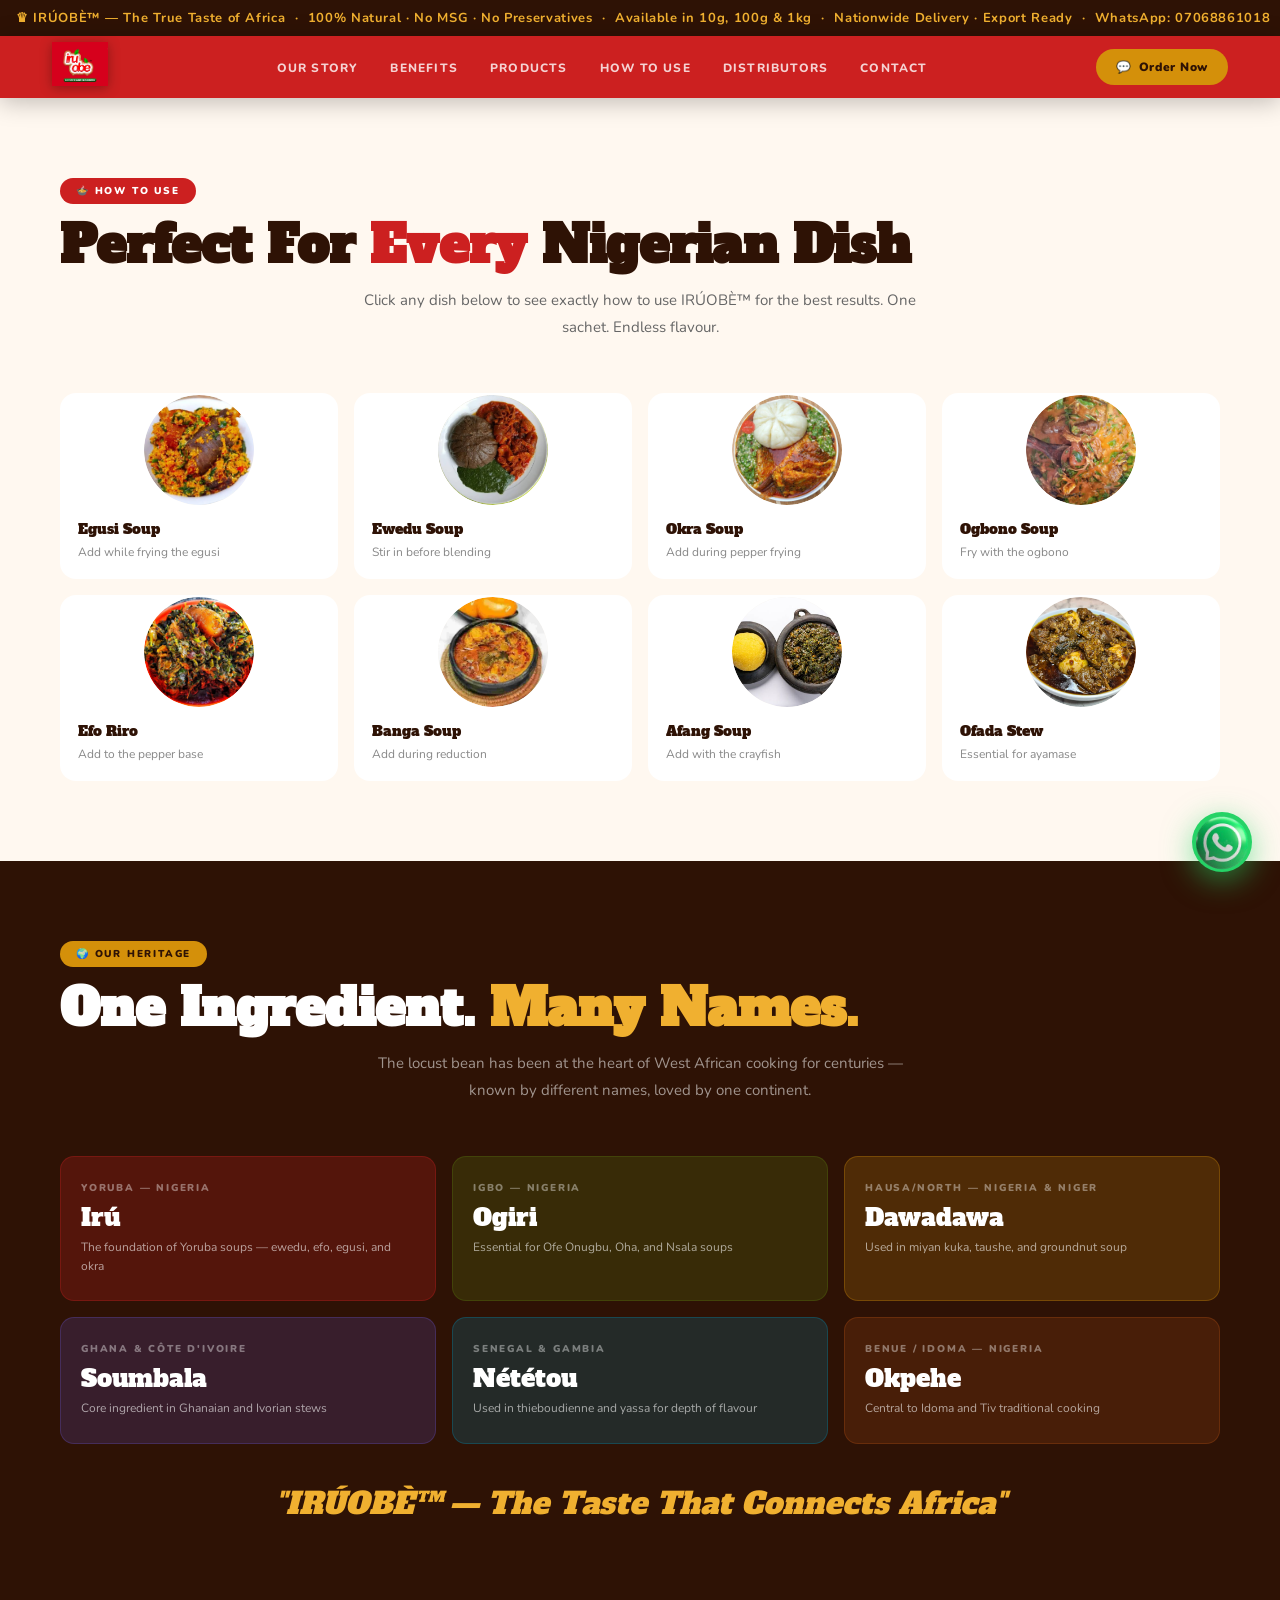
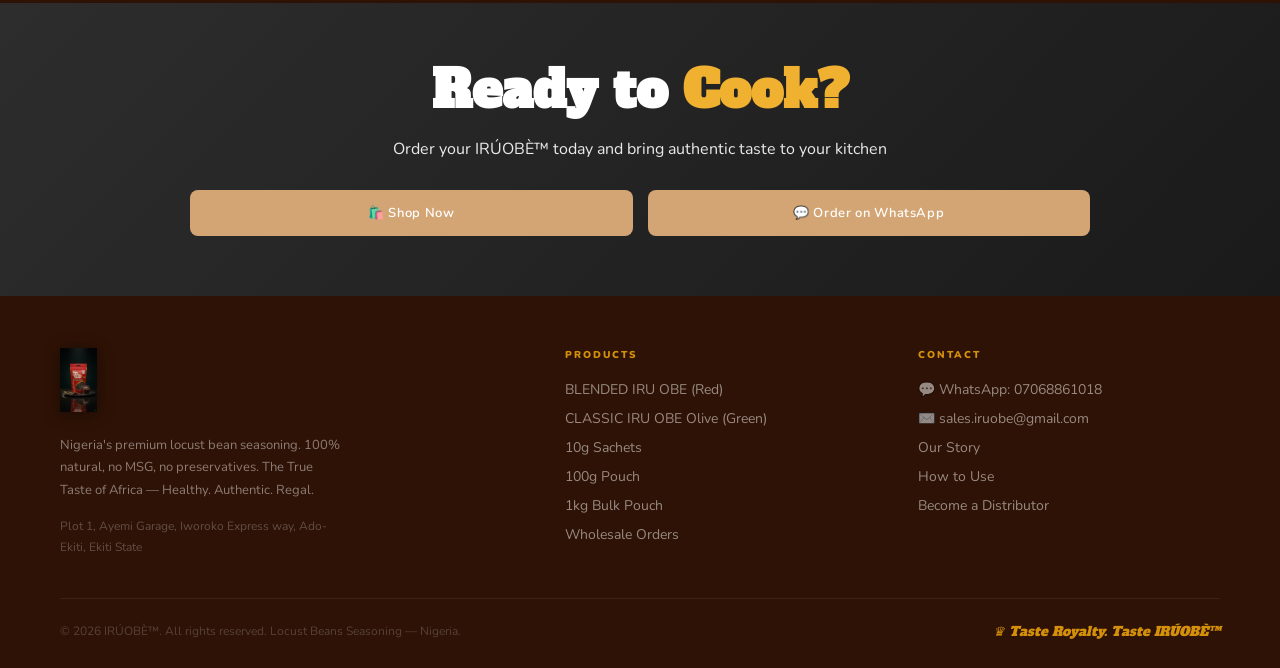
<file: how-to-use.html>
﻿<!DOCTYPE html>
<html lang="en">
<head>
<meta charset="UTF-8">
<meta name="viewport" content="width=device-width, initial-scale=1.0">
<title>How to Use — IRÚOBÈ™ Locust Bean Seasoning Recipes</title>
<meta name="description" content="Learn how to use IRÚOBÈ™ in your favorite Nigerian dishes. Step-by-step guides for Egusi, Ewedu, Okra, Ogbono, and more.">
<link href="https://fonts.googleapis.com/css2?family=Alfa+Slab+One&family=Nunito:ital,wght@0,400;0,600;0,700;0,800;0,900;1,700&display=swap" rel="stylesheet">
<link rel="stylesheet" href="styles.css">
</head>
<body>

<!-- WA Float -->
<a href="https://wa.me/2347068861018?text=Hello%20IRÚOBÈ!%20I%20would%20like%20to%20place%20an%20order." class="wa-float" target="_blank" title="Order on WhatsApp"><img src="media/whatsapp logo.png" alt="WhatsApp" style="width:100%;height:100%;object-fit:contain;display:block;"></a>

<!-- Mobile Menu -->
<div class="mobile-menu" id="mobileMenu">
  <span class="close" onclick="toggleMenu()">✕</span>
  <a href="about.html" onclick="toggleMenu()">Our Story</a>
  <a href="benefits.html" onclick="toggleMenu()">Benefits</a>
  <a href="products.html" onclick="toggleMenu()">Products</a>
  <a href="how-to-use.html" onclick="toggleMenu()">How to Use</a>
  <a href="partners.html" onclick="toggleMenu()">Distributors</a>
  <a href="contact.html" onclick="toggleMenu()">Contact</a>
</div>

<!-- ANNOUNCE -->
<div class="announce">
  <span class="announce-scroll">♛ IRÚOBÈ™ — The True Taste of Africa &nbsp;·&nbsp; 100% Natural · No MSG · No Preservatives &nbsp;·&nbsp; Available in 10g, 100g & 1kg &nbsp;·&nbsp; Nationwide Delivery · Export Ready &nbsp;·&nbsp; WhatsApp: 07068861018 &nbsp;·&nbsp; ♛ IRÚOBÈ™ — Healthy. Authentic. Regal.</span>
</div>

<!-- NAV -->
<nav>
  <div class="nav-logo"><img src="media/new image-17.jpeg" alt="IRÚOBÈ"></div>
  <ul class="nav-links">
    <li><a href="about.html">Our Story</a></li>
    <li><a href="benefits.html">Benefits</a></li>
    <li><a href="products.html">Products</a></li>
    <li><a href="how-to-use.html">How to Use</a></li>
    <li><a href="partners.html">Distributors</a></li>
    <li><a href="contact.html">Contact</a></li>
  </ul>
  <div class="nav-right">
    <a href="https://wa.me/2347068861018?text=Hello%20IRÚOBÈ!%20I%20want%20to%20order." class="nav-wa" target="_blank">
      💬 <span>Order Now</span>
    </a>
    <div class="hamburger" onclick="toggleMenu()">
      <span></span><span></span><span></span>
    </div>
  </div>
</nav>

<!-- HOW TO USE — INTERACTIVE -->
<section id="uses">
  <div class="pad htu-section">
    <div class="max">
      <span class="sec-badge">🍲 How to Use</span>
      <h2 class="sec-title">Perfect For <span class="red">Every</span> Nigerian Dish</h2>
      <p class="sec-sub">Click any dish below to see exactly how to use IRÚOBÈ™ for the best results. One sachet. Endless flavour.</p>
      <div class="dishes-grid reveal" id="dishGrid">
        <div class="dish-card" onclick="showDish(this,'egusi','🍲','Egusi Soup','Add 1–2 sachets of IRÚOBÈ™ as your egusi fries in the oil. Let it cook into the base before adding your pepper mix. The Iru deepens the flavour and removes that raw egusi edge.','Start with your oil → Fry onions → Add IRÚOBÈ™ → Add ground egusi → Let fry 8–10 mins → Add pepper and stock')">
          <div class="dish-thumb"><img src="media/egusi.jpeg" alt="Egusi Soup"></div>
          <div class="dish-body"><div class="dish-name">Egusi Soup</div><div class="dish-tip">Add while frying the egusi</div></div>
        </div>
        <div class="dish-card" onclick="showDish(this,'ewedu','🥬','Ewedu Soup','IRÚOBÈ™ is the secret behind the deep flavour of authentic Ewedu. Stir in half a sachet just before the jute leaves go in. It binds beautifully with the locust beans base and lifts the entire soup.','Boil water → Add washed ewedu → Blend/pound → Add IRÚOBÈ™ → Simmer 3 mins → Serve hot')">
          <div class="dish-thumb"><img src="media/ewedu.jpeg" alt="Ewedu Soup"></div>
          <div class="dish-body"><div class="dish-name">Ewedu Soup</div><div class="dish-tip">Stir in before blending</div></div>
        </div>
        <div class="dish-card" onclick="showDish(this,'okra','🫙','Okra Soup','Okra and IRÚOBÈ™ are made for each other. Add during the pepper frying stage for maximum aroma. It amplifies the natural sliminess of okra and creates that perfect pot of draw soup.','Fry onions & peppers → Add IRÚOBÈ™ → Fry 3 mins → Add palm oil → Add protein → Add okra last')">
          <div class="dish-thumb"><img src="media/okoro.jpeg" alt="Okra Soup"></div>
          <div class="dish-body"><div class="dish-name">Okra Soup</div><div class="dish-tip">Add during pepper frying</div></div>
        </div>
        <div class="dish-card" onclick="showDish(this,'ogbono','🍛','Ogbono Soup','Iru and Ogbono have been paired in Nigerian kitchens for centuries. Add IRÚOBÈ™ when frying the ground ogbono in oil — it enhances the draw and gives the soup incredible depth.','Heat palm oil → Add ground ogbono → Fry → Add IRÚOBÈ™ → Add pepper → Add stock and protein → Simmer')">
          <div class="dish-thumb"><img src="media/ogbono.jpeg" alt="Ogbono Soup"></div>
          <div class="dish-body"><div class="dish-name">Ogbono Soup</div><div class="dish-tip">Fry with the ogbono</div></div>
        </div>
        <div class="dish-card" onclick="showDish(this,'eforiro','🥘','Efo Riro','Sprinkle IRÚOBÈ™ into your pepper stew base as it fries — before adding the greens. It gives Efo Riro that market-stall depth that makes everyone ask for the recipe.','Fry blended peppers → Add IRÚOBÈ™ → Fry down well → Add protein → Add shredded greens → Season')">
          <div class="dish-thumb"><img src="media/efo riro.jpeg" alt="Efo Riro"></div>
          <div class="dish-body"><div class="dish-name">Efo Riro</div><div class="dish-tip">Add to the pepper base</div></div>
        </div>
        <div class="dish-card" onclick="showDish(this,'banga','🫕','Banga Soup','Palm nut soup was built for IRÚOBÈ™. Add a generous tablespoon to the cooked palm nut extract while it reduces. The Iru and palm oil create an incomparable aromatic base.','Extract palm nut liquid → Boil → Add spices → Add IRÚOBÈ™ → Add dried fish & protein → Simmer 20 mins')">
          <div class="dish-thumb"><img src="media/banga.jpeg" alt="Banga Soup"></div>
          <div class="dish-body"><div class="dish-name">Banga Soup</div><div class="dish-tip">Add during reduction</div></div>
        </div>
        <div class="dish-card" onclick="showDish(this,'afang','🌿','Afang Soup','Traditional Afang calls for Iru as a non-negotiable ingredient. IRÚOBÈ™ delivers that without the preparation work. Add early in the cooking process for full integration.','Fry onions → Add IRÚOBÈ™ + crayfish → Add palm oil → Add water leaves → Add Afang leaves → Season')">
          <div class="dish-thumb"><img src="media/afang.jpeg" alt="Afang Soup"></div>
          <div class="dish-body"><div class="dish-name">Afang Soup</div><div class="dish-tip">Add with the crayfish</div></div>
        </div>
        <div class="dish-card" onclick="showDish(this,'ofada','🍚','Ofada Stew','Ofada stew (ayamase) gets its iconic flavour from Iru. Add IRÚOBÈ™ when frying your green peppers and the difference is immediate — bold, smoky, and unmistakably Yoruba.','Blend green peppers → Fry in bleached palm oil → Add IRÚOBÈ™ → Add assorted meat → Fry well → Season')">
          <div class="dish-thumb"><img src="media/ofada.jpg.jpeg" alt="Ofada Stew"></div>
          <div class="dish-body"><div class="dish-name">Ofada Stew</div><div class="dish-tip">Essential for ayamase</div></div>
        </div>
      </div>
      <div class="dish-detail" id="dishDetail">
        <div class="dd-emoji" id="ddEmoji"><img src="media/ewedu.jpeg" alt="Dish"></div>
        <div>
          <div class="dd-title" id="ddTitle">Egusi Soup</div>
          <div class="dd-text" id="ddText">Click any dish above to see the usage tip.</div>
          <div id="ddSteps"></div>
        </div>
      </div>
    </div>
  </div>
</section>

<!-- HERITAGE MAP -->
<div class="map-section">
  <div class="map-inner">
    <span class="sec-badge" style="background:var(--gold);color:var(--brown);">🌍 Our Heritage</span>
    <h2 class="sec-title" style="color:white;">One Ingredient. <span style="color:var(--gold-lt);">Many Names.</span></h2>
    <p class="sec-sub">The locust bean has been at the heart of West African cooking for centuries — known by different names, loved by one continent.</p>
    <div class="names-map reveal">
      <div class="name-card nc-1">
        <div class="nc-lang">Yoruba — Nigeria</div>
        <div class="nc-name">Irú</div>
        <div class="nc-region">The foundation of Yoruba soups — ewedu, efo, egusi, and okra</div>
      </div>
      <div class="name-card nc-2">
        <div class="nc-lang">Igbo — Nigeria</div>
        <div class="nc-name">Ogiri</div>
        <div class="nc-region">Essential for Ofe Onugbu, Oha, and Nsala soups</div>
      </div>
      <div class="name-card nc-3">
        <div class="nc-lang">Hausa/North — Nigeria & Niger</div>
        <div class="nc-name">Dawadawa</div>
        <div class="nc-region">Used in miyan kuka, taushe, and groundnut soup</div>
      </div>
      <div class="name-card nc-4">
        <div class="nc-lang">Ghana & Côte d'Ivoire</div>
        <div class="nc-name">Soumbala</div>
        <div class="nc-region">Core ingredient in Ghanaian and Ivorian stews</div>
      </div>
      <div class="name-card nc-5">
        <div class="nc-lang">Senegal & Gambia</div>
        <div class="nc-name">Nététou</div>
        <div class="nc-region">Used in thieboudienne and yassa for depth of flavour</div>
      </div>
      <div class="name-card nc-6">
        <div class="nc-lang">Benue / Idoma — Nigeria</div>
        <div class="nc-name">Okpehe</div>
        <div class="nc-region">Central to Idoma and Tiv traditional cooking</div>
      </div>
    </div>
    <div class="map-quote reveal">"IRÚOBÈ™ — The Taste That Connects Africa"</div>
  </div>
</div>

<!-- CTA -->
<section style="padding: 60px 20px; text-align: center; background: linear-gradient(135deg, #2d2d2d 0%, #1a1a1a 100%);">
  <div class="max" style="max-width: 900px; margin: 0 auto;">
    <h2 class="sec-title" style="color: white; margin-bottom: 20px;">Ready to <span style="color: var(--gold-lt);">Cook?</span></h2>
    <p style="color: rgba(255,255,255,0.9); margin-bottom: 30px;">Order your IRÚOBÈ™ today and bring authentic taste to your kitchen</p>
    <div style="display: flex; gap: 15px; justify-content: center; flex-wrap: wrap;">
      <a href="products.html" class="btn-order" style="text-decoration: none; display: inline-block; padding: 14px 28px; background: #d4a574; border-radius: 8px; color: white; font-weight: 600;">
        🛍️ Shop Now
      </a>
      <a href="https://wa.me/2347068861018?text=Hello%20IRÚOBÈ!%20I%20want%20to%20order." class="btn-order" style="text-decoration: none; display: inline-block; padding: 14px 28px; background: #d4a574; border-radius: 8px; color: white; font-weight: 600;">
        💬 Order on WhatsApp
      </a>
    </div>
  </div>
</section>

<!-- FOOTER -->
<footer>
  <div class="footer-top">
    <div class="footer-brand">
      <img src="media/image-1.jpg" alt="IRÚOBÈ" class="footer-logo">
      <p>Nigeria's premium locust bean seasoning. 100% natural, no MSG, no preservatives. The True Taste of Africa — Healthy. Authentic. Regal.</p>
      <p style="margin-top:14px;font-size:12px;color:rgba(255,255,255,0.25);">Plot 1, Ayemi Garage, Iworoko Express way, Ado-Ekiti, Ekiti State</p>
    </div>
    <div class="footer-col">
      <h4>Products</h4>
      <a href="products.html">BLENDED IRU OBE (Red)</a>
      <a href="products.html">CLASSIC IRU OBE Olive (Green)</a>
      <a href="products.html">10g Sachets</a>
      <a href="products.html">100g Pouch</a>
      <a href="products.html">1kg Bulk Pouch</a>
      <a href="partners.html">Wholesale Orders</a>
    </div>
    <div class="footer-col">
      <h4>Contact</h4>
      <a href="https://wa.me/2347068861018">💬 WhatsApp: 07068861018</a>
      <a href="mailto:sales.iruobe@gmail.com">✉️ sales.iruobe@gmail.com</a>      <a href="about.html">Our Story</a>
      <a href="how-to-use.html">How to Use</a>
      <a href="partners.html">Become a Distributor</a>
    </div>
  </div>
  <div class="footer-bottom">
    <p>© 2026 IRÚOBÈ™. All rights reserved. Locust Beans Seasoning — Nigeria.</p>
    <div class="footer-royal">♛ Taste Royalty. Taste IRÚOBÈ™</div>
  </div>
</footer>

<script>
// ── MOBILE MENU ──
function toggleMenu(){
  document.getElementById('mobileMenu').classList.toggle('open');
}

// ── DISH DETAIL ──
function showDish(card, id, emoji, title, text, steps){
  document.querySelectorAll('.dish-card').forEach(c=>c.classList.remove('active'));
  card.classList.add('active');
  
  const imageMap = {
    'egusi': 'media/egusi.jpeg',
    'ewedu': 'media/ewedu.jpeg',
    'okra': 'media/okoro.jpeg',
    'ogbono': 'media/ogbono.jpeg',
    'eforiro': 'media/efo riro.jpeg',
    'banga': 'media/banga.jpeg',
    'afang': 'media/afang.jpeg',
    'ofada': 'media/ofada.jpg.jpeg'
  };
  
  const ddEmojiEl = document.getElementById('ddEmoji');
  ddEmojiEl.innerHTML = `<img src="${imageMap[id]}" alt="${title}">`;
  
  document.getElementById('ddTitle').textContent = title;
  document.getElementById('ddText').textContent = text;
  const stepsEl = document.getElementById('ddSteps');
  stepsEl.innerHTML = steps.split('→').map(s=>`<span class="dd-step">→ ${s.trim()}</span>`).join('');
  const det = document.getElementById('dishDetail');
  det.classList.add('show');
  det.scrollIntoView({behavior:'smooth',block:'nearest'});
}

// ── SCROLL REVEAL ──
const obs = new IntersectionObserver((entries)=>{
  entries.forEach(e=>{ if(e.isIntersecting) e.target.classList.add('visible'); });
}, {threshold:0.12});
document.querySelectorAll('.reveal').forEach(el=>obs.observe(el));
</script>
</body>
</html>
</file>
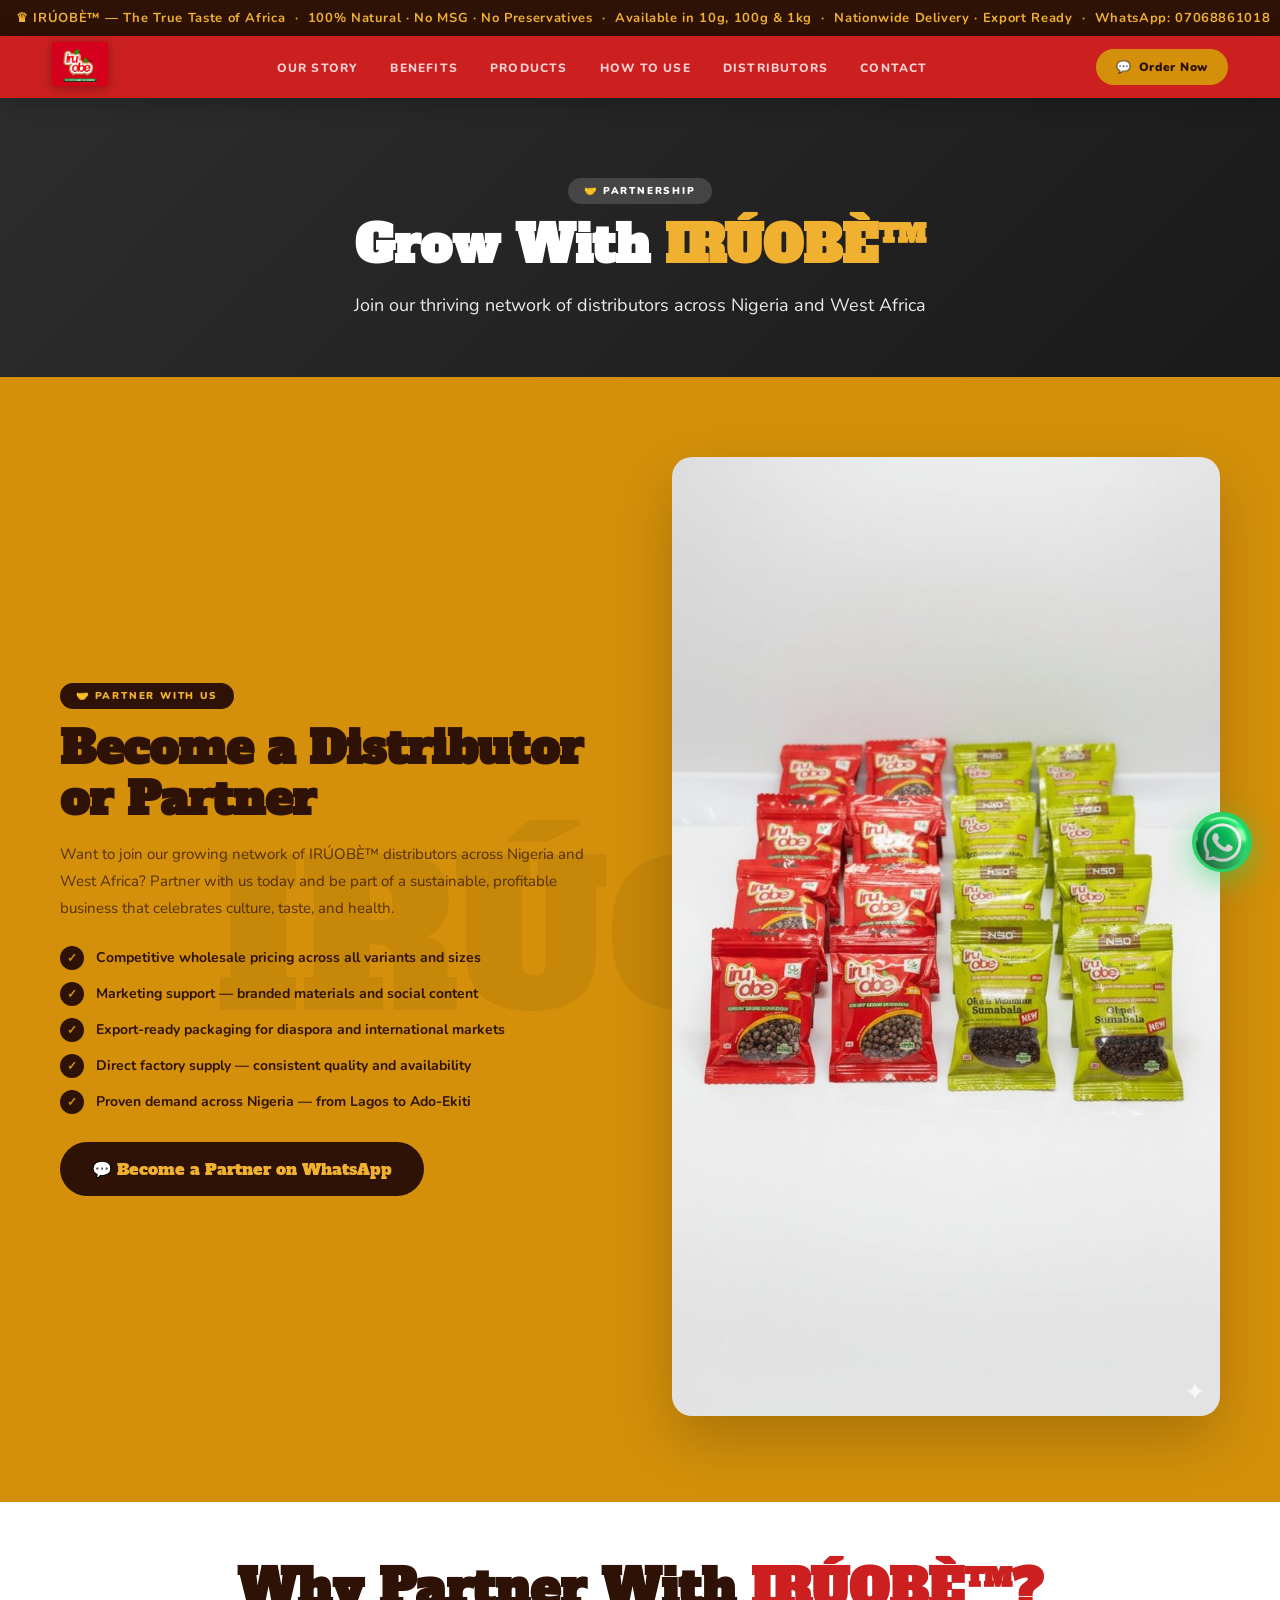
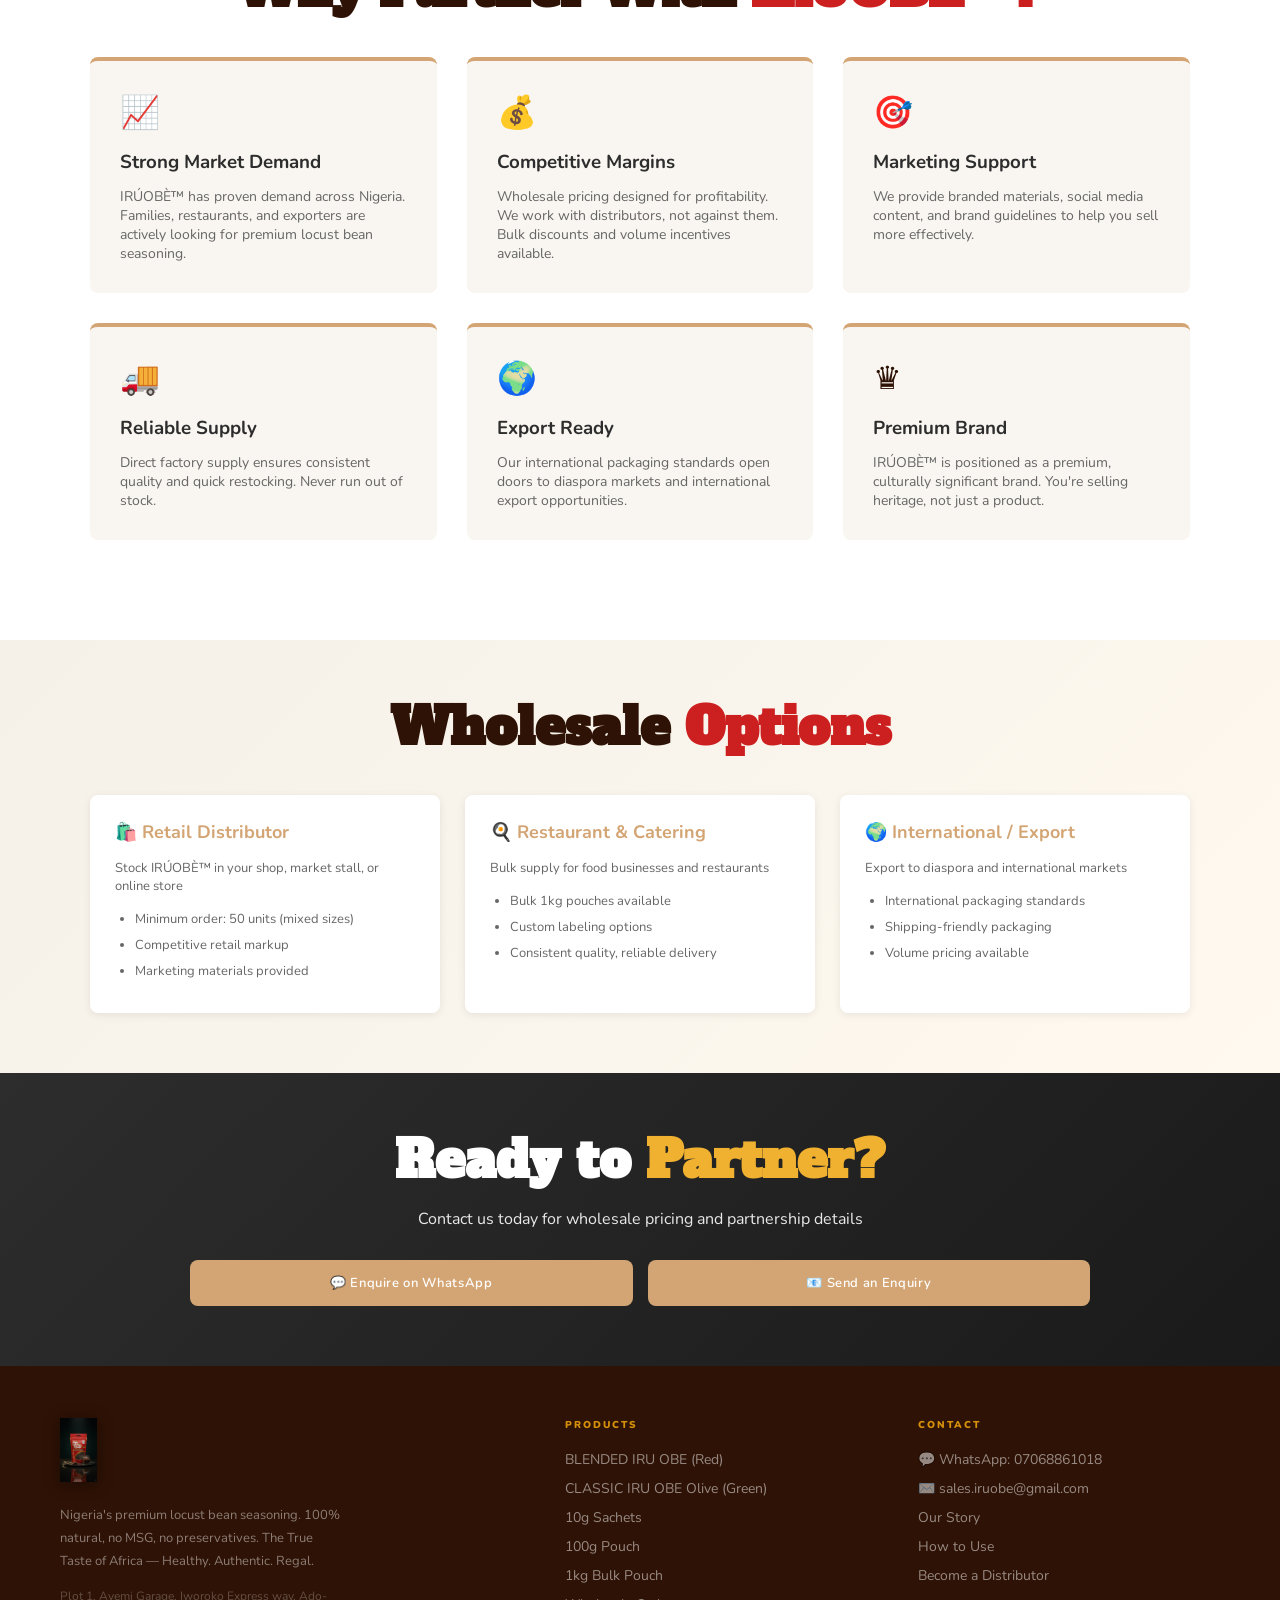
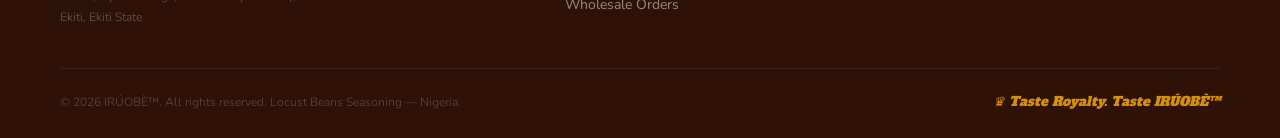
<file: partners.html>
﻿<!DOCTYPE html>
<html lang="en">
<head>
<meta charset="UTF-8">
<meta name="viewport" content="width=device-width, initial-scale=1.0">
<title>Partners & Distributors — IRÚOBÈ™ Wholesale</title>
<meta name="description" content="Become a distributor or wholesale partner of IRÚOBÈ™ locust bean seasoning. Competitive pricing, marketing support, and export-ready packaging.">
<link href="https://fonts.googleapis.com/css2?family=Alfa+Slab+One&family=Nunito:ital,wght@0,400;0,600;0,700;0,800;0,900;1,700&display=swap" rel="stylesheet">
<link rel="stylesheet" href="styles.css">
</head>
<body>

<!-- WA Float -->
<a href="https://wa.me/2347068861018?text=Hello%20IRÚOBÈ!%20I%20would%20like%20to%20place%20an%20order." class="wa-float" target="_blank" title="Order on WhatsApp"><img src="media/whatsapp logo.png" alt="WhatsApp" style="width:100%;height:100%;object-fit:contain;display:block;"></a>

<!-- Mobile Menu -->
<div class="mobile-menu" id="mobileMenu">
  <span class="close" onclick="toggleMenu()">✕</span>
  <a href="about.html" onclick="toggleMenu()">Our Story</a>
  <a href="benefits.html" onclick="toggleMenu()">Benefits</a>
  <a href="products.html" onclick="toggleMenu()">Products</a>
  <a href="how-to-use.html" onclick="toggleMenu()">How to Use</a>
  <a href="partners.html" onclick="toggleMenu()">Distributors</a>
  <a href="contact.html" onclick="toggleMenu()">Contact</a>
</div>

<!-- ANNOUNCE -->
<div class="announce">
  <span class="announce-scroll">♛ IRÚOBÈ™ — The True Taste of Africa &nbsp;·&nbsp; 100% Natural · No MSG · No Preservatives &nbsp;·&nbsp; Available in 10g, 100g & 1kg &nbsp;·&nbsp; Nationwide Delivery · Export Ready &nbsp;·&nbsp; WhatsApp: 07068861018 &nbsp;·&nbsp; ♛ IRÚOBÈ™ — Healthy. Authentic. Regal.</span>
</div>

<!-- NAV -->
<nav>
  <div class="nav-logo"><img src="media/new image-17.jpeg" alt="IRÚOBÈ"></div>
  <ul class="nav-links">
    <li><a href="about.html">Our Story</a></li>
    <li><a href="benefits.html">Benefits</a></li>
    <li><a href="products.html">Products</a></li>
    <li><a href="how-to-use.html">How to Use</a></li>
    <li><a href="partners.html">Distributors</a></li>
    <li><a href="contact.html">Contact</a></li>
  </ul>
  <div class="nav-right">
    <a href="https://wa.me/2347068861018?text=Hello%20IRÚOBÈ!%20I%20want%20to%20order." class="nav-wa" target="_blank">
      💬 <span>Order Now</span>
    </a>
    <div class="hamburger" onclick="toggleMenu()">
      <span></span><span></span><span></span>
    </div>
  </div>
</nav>

<!-- HERO SECTION -->
<section style="padding: 80px 20px 60px; background: linear-gradient(135deg, #2d2d2d 0%, #1a1a1a 100%); text-align: center;">
  <div class="max" style="max-width: 900px; margin: 0 auto;">
    <span class="sec-badge" style="background: rgba(255,255,255,0.15); color: white;">🤝 Partnership</span>
    <h1 class="sec-title" style="color: white; margin-bottom: 20px;">Grow With <span style="color:var(--gold-lt);">IRÚOBÈ™</span></h1>
    <p style="color: rgba(255,255,255,0.9); font-size: 18px;">Join our thriving network of distributors across Nigeria and West Africa</p>
  </div>
</section>

<!-- DISTRIBUTOR SECTION -->
<section id="distributor">
  <div class="dist-section">
    <div class="dist-inner">
      <div class="dist-text">
        <span class="sec-badge" style="background:var(--brown);color:var(--gold-lt);">🤝 Partner With Us</span>
        <h2>Become a Distributor<br>or Partner</h2>
        <p>Want to join our growing network of IRÚOBÈ™ distributors across Nigeria and West Africa? Partner with us today and be part of a sustainable, profitable business that celebrates culture, taste, and health.</p>
        <div class="dist-perks">
          <div class="dist-perk">Competitive wholesale pricing across all variants and sizes</div>
          <div class="dist-perk">Marketing support — branded materials and social content</div>
          <div class="dist-perk">Export-ready packaging for diaspora and international markets</div>
          <div class="dist-perk">Direct factory supply — consistent quality and availability</div>
          <div class="dist-perk">Proven demand across Nigeria — from Lagos to Ado-Ekiti</div>
        </div>
        <a href="https://wa.me/2347068861018?text=Hello%20IRÚOBÈ!%20I%20am%20interested%20in%20becoming%20a%20distributor%20or%20partner.%20Please%20send%20me%20your%20distribution%20details%20and%20pricing." class="btn-dist" target="_blank">
          💬 Become a Partner on WhatsApp
        </a>
      </div>
      <div class="dist-img">
        <img src="media/image-14.jpg" alt="IRÚOBÈ Distribution">
      </div>
    </div>
  </div>
</section>

<!-- WHY PARTNER -->
<section style="padding: 60px 20px; background: white;">
  <div class="max" style="max-width: 1100px; margin: 0 auto;">
    <h2 class="sec-title" style="text-align: center; margin-bottom: 40px;">Why Partner With <span class="red">IRÚOBÈ™?</span></h2>
    <div style="display: grid; grid-template-columns: repeat(auto-fit, minmax(280px, 1fr)); gap: 30px; margin-bottom: 40px;">
      <div style="padding: 30px; background: #f9f6f1; border-radius: 8px; border-top: 4px solid #d4a574;">
        <div style="font-size: 32px; margin-bottom: 15px;">📈</div>
        <h3 style="margin: 0 0 12px; color: #2d2d2d;">Strong Market Demand</h3>
        <p style="color: #666; font-size: 14px; margin: 0;">IRÚOBÈ™ has proven demand across Nigeria. Families, restaurants, and exporters are actively looking for premium locust bean seasoning.</p>
      </div>
      <div style="padding: 30px; background: #f9f6f1; border-radius: 8px; border-top: 4px solid #d4a574;">
        <div style="font-size: 32px; margin-bottom: 15px;">💰</div>
        <h3 style="margin: 0 0 12px; color: #2d2d2d;">Competitive Margins</h3>
        <p style="color: #666; font-size: 14px; margin: 0;">Wholesale pricing designed for profitability. We work with distributors, not against them. Bulk discounts and volume incentives available.</p>
      </div>
      <div style="padding: 30px; background: #f9f6f1; border-radius: 8px; border-top: 4px solid #d4a574;">
        <div style="font-size: 32px; margin-bottom: 15px;">🎯</div>
        <h3 style="margin: 0 0 12px; color: #2d2d2d;">Marketing Support</h3>
        <p style="color: #666; font-size: 14px; margin: 0;">We provide branded materials, social media content, and brand guidelines to help you sell more effectively.</p>
      </div>
      <div style="padding: 30px; background: #f9f6f1; border-radius: 8px; border-top: 4px solid #d4a574;">
        <div style="font-size: 32px; margin-bottom: 15px;">🚚</div>
        <h3 style="margin: 0 0 12px; color: #2d2d2d;">Reliable Supply</h3>
        <p style="color: #666; font-size: 14px; margin: 0;">Direct factory supply ensures consistent quality and quick restocking. Never run out of stock.</p>
      </div>
      <div style="padding: 30px; background: #f9f6f1; border-radius: 8px; border-top: 4px solid #d4a574;">
        <div style="font-size: 32px; margin-bottom: 15px;">🌍</div>
        <h3 style="margin: 0 0 12px; color: #2d2d2d;">Export Ready</h3>
        <p style="color: #666; font-size: 14px; margin: 0;">Our international packaging standards open doors to diaspora markets and international export opportunities.</p>
      </div>
      <div style="padding: 30px; background: #f9f6f1; border-radius: 8px; border-top: 4px solid #d4a574;">
        <div style="font-size: 32px; margin-bottom: 15px;">♛</div>
        <h3 style="margin: 0 0 12px; color: #2d2d2d;">Premium Brand</h3>
        <p style="color: #666; font-size: 14px; margin: 0;">IRÚOBÈ™ is positioned as a premium, culturally significant brand. You're selling heritage, not just a product.</p>
      </div>
    </div>
  </div>
</section>

<!-- WHOLESALE OPTIONS -->
<section style="padding: 60px 20px; background: linear-gradient(135deg, #f5f1e8 0%, #fff9f0 100%);">
  <div class="max" style="max-width: 1100px; margin: 0 auto;">
    <h2 class="sec-title" style="text-align: center; margin-bottom: 40px;">Wholesale <span class="red">Options</span></h2>
    <div style="display: grid; grid-template-columns: repeat(auto-fit, minmax(250px, 1fr)); gap: 25px;">
      <div style="padding: 25px; background: white; border-radius: 8px; box-shadow: 0 2px 8px rgba(0,0,0,0.08);">
        <h3 style="color: #d4a574; margin: 0 0 15px; font-size: 18px;">🛍️ Retail Distributor</h3>
        <p style="color: #666; font-size: 13px; margin: 0 0 15px;">Stock IRÚOBÈ™ in your shop, market stall, or online store</p>
        <ul style="margin: 0; padding-left: 20px; font-size: 13px; color: #666;">
          <li style="margin-bottom: 8px;">Minimum order: 50 units (mixed sizes)</li>
          <li style="margin-bottom: 8px;">Competitive retail markup</li>
          <li style="margin-bottom: 8px;">Marketing materials provided</li>
        </ul>
      </div>
      <div style="padding: 25px; background: white; border-radius: 8px; box-shadow: 0 2px 8px rgba(0,0,0,0.08);">
        <h3 style="color: #d4a574; margin: 0 0 15px; font-size: 18px;">🍳 Restaurant & Catering</h3>
        <p style="color: #666; font-size: 13px; margin: 0 0 15px;">Bulk supply for food businesses and restaurants</p>
        <ul style="margin: 0; padding-left: 20px; font-size: 13px; color: #666;">
          <li style="margin-bottom: 8px;">Bulk 1kg pouches available</li>
          <li style="margin-bottom: 8px;">Custom labeling options</li>
          <li style="margin-bottom: 8px;">Consistent quality, reliable delivery</li>
        </ul>
      </div>
      <div style="padding: 25px; background: white; border-radius: 8px; box-shadow: 0 2px 8px rgba(0,0,0,0.08);">
        <h3 style="color: #d4a574; margin: 0 0 15px; font-size: 18px;">🌍 International / Export</h3>
        <p style="color: #666; font-size: 13px; margin: 0 0 15px;">Export to diaspora and international markets</p>
        <ul style="margin: 0; padding-left: 20px; font-size: 13px; color: #666;">
          <li style="margin-bottom: 8px;">International packaging standards</li>
          <li style="margin-bottom: 8px;">Shipping-friendly packaging</li>
          <li style="margin-bottom: 8px;">Volume pricing available</li>
        </ul>
      </div>
    </div>
  </div>
</section>

<!-- CTA -->
<section style="padding: 60px 20px; text-align: center; background: linear-gradient(135deg, #2d2d2d 0%, #1a1a1a 100%);">
  <div class="max" style="max-width: 900px; margin: 0 auto;">
    <h2 class="sec-title" style="color: white; margin-bottom: 20px;">Ready to <span style="color: var(--gold-lt);">Partner?</span></h2>
    <p style="color: rgba(255,255,255,0.9); margin-bottom: 30px;">Contact us today for wholesale pricing and partnership details</p>
    <div style="display: flex; gap: 15px; justify-content: center; flex-wrap: wrap;">
      <a href="https://wa.me/2347068861018?text=Hello%20IRÚOBÈ!%20I%20am%20interested%20in%20becoming%20a%20distributor%20or%20partner.%20Please%20send%20me%20your%20distribution%20details%20and%20pricing." class="btn-order" style="text-decoration: none; display: inline-block; padding: 14px 28px; background: #d4a574; border-radius: 8px; color: white; font-weight: 600;">
        💬 Enquire on WhatsApp
      </a>
      <a href="contact.html" class="btn-order" style="text-decoration: none; display: inline-block; padding: 14px 28px; background: #d4a574; border-radius: 8px; color: white; font-weight: 600;">
        📧 Send an Enquiry
      </a>
    </div>
  </div>
</section>

<!-- FOOTER -->
<footer>
  <div class="footer-top">
    <div class="footer-brand">
      <img src="media/image-1.jpg" alt="IRÚOBÈ" class="footer-logo">
      <p>Nigeria's premium locust bean seasoning. 100% natural, no MSG, no preservatives. The True Taste of Africa — Healthy. Authentic. Regal.</p>
      <p style="margin-top:14px;font-size:12px;color:rgba(255,255,255,0.25);">Plot 1, Ayemi Garage, Iworoko Express way, Ado-Ekiti, Ekiti State</p>
    </div>
    <div class="footer-col">
      <h4>Products</h4>
      <a href="products.html">BLENDED IRU OBE (Red)</a>
      <a href="products.html">CLASSIC IRU OBE Olive (Green)</a>
      <a href="products.html">10g Sachets</a>
      <a href="products.html">100g Pouch</a>
      <a href="products.html">1kg Bulk Pouch</a>
      <a href="partners.html">Wholesale Orders</a>
    </div>
    <div class="footer-col">
      <h4>Contact</h4>
      <a href="https://wa.me/2347068861018">💬 WhatsApp: 07068861018</a>
      <a href="mailto:sales.iruobe@gmail.com">✉️ sales.iruobe@gmail.com</a>      <a href="about.html">Our Story</a>
      <a href="how-to-use.html">How to Use</a>
      <a href="partners.html">Become a Distributor</a>
    </div>
  </div>
  <div class="footer-bottom">
    <p>© 2026 IRÚOBÈ™. All rights reserved. Locust Beans Seasoning — Nigeria.</p>
    <div class="footer-royal">♛ Taste Royalty. Taste IRÚOBÈ™</div>
  </div>
</footer>

<script>
// ── MOBILE MENU ──
function toggleMenu(){
  document.getElementById('mobileMenu').classList.toggle('open');
}

// ── SCROLL REVEAL ──
const obs = new IntersectionObserver((entries)=>{
  entries.forEach(e=>{ if(e.isIntersecting) e.target.classList.add('visible'); });
}, {threshold:0.12});
document.querySelectorAll('.reveal').forEach(el=>obs.observe(el));
</script>
</body>
</html>
</file>
<file: styles.css>
:root{
  --red:#CC2020;--red-dark:#A01818;--red-light:#E83030;
  --green:#5A7A10;--green-dark:#3D5508;--green-light:#7AAB18;
  --gold:#D4900A;--gold-lt:#F0B030;
  --cream:#FFF8F0;--brown:#2E1205;--dark:#1A0A00;
  --white:#FFFFFF;--off:#FAF7F2;--grey:#F2EDE6;
}
*{margin:0;padding:0;box-sizing:border-box;}
html{scroll-behavior:smooth;}
body{font-family:'Nunito',sans-serif;background:var(--cream);color:var(--brown);overflow-x:hidden;}

/* ANNOUNCE BAR */
.announce{
  background:var(--brown);color:var(--gold-lt);
  text-align:center;padding:9px 16px;font-size:13px;font-weight:700;
  letter-spacing:0.05em;position:relative;overflow:hidden;
}
.announce-scroll{
  display:inline-block;
  animation:marquee 22s linear infinite;
  white-space:nowrap;
}
@keyframes marquee{from{transform:translateX(100vw);}to{transform:translateX(-100%);}}

/* NAV */
nav{
  background:var(--red);padding:0 52px;
  display:flex;align-items:center;justify-content:space-between;
  position:sticky;top:0;z-index:200;
  box-shadow:0 4px 24px rgba(0,0,0,0.25);
}
.nav-logo img{height:56px;object-fit:contain;padding:6px 0;filter:drop-shadow(0 2px 6px rgba(0,0,0,0.3));}
.nav-links{display:flex;gap:4px;list-style:none;}
.nav-links a{
  font-size:12px;font-weight:800;letter-spacing:0.1em;text-transform:uppercase;
  color:rgba(255,255,255,0.8);text-decoration:none;
  padding:22px 14px;
  border-bottom:3px solid transparent;transition:all 0.2s;
}
.nav-links a:hover{color:var(--gold-lt);border-bottom-color:var(--gold-lt);}
.nav-right{display:flex;align-items:center;gap:10px;}
.nav-wa{
  background:var(--gold);color:var(--brown);
  font-weight:900;font-size:12px;padding:10px 20px;
  border-radius:30px;text-decoration:none;letter-spacing:0.06em;
  transition:all 0.2s;display:flex;align-items:center;gap:7px;
  white-space:nowrap;
}
.nav-wa:hover{background:var(--gold-lt);transform:scale(1.04);box-shadow:0 6px 20px rgba(212,144,10,0.35);}
.hamburger{display:none;flex-direction:column;gap:5px;cursor:pointer;padding:8px;}
.hamburger span{width:22px;height:2px;background:white;border-radius:2px;transition:all 0.3s;}
.mobile-menu{
  display:none;position:fixed;top:0;left:0;right:0;bottom:0;
  background:var(--red);z-index:300;
  flex-direction:column;align-items:center;justify-content:center;gap:28px;
}
.mobile-menu.open{display:flex;}
.mobile-menu a{font-size:22px;font-weight:900;color:white;text-decoration:none;letter-spacing:0.08em;}
.mobile-menu .close{position:absolute;top:24px;right:24px;font-size:32px;color:white;cursor:pointer;}

/* HERO BANNER */
.hero-banner{width:100%;position:relative;overflow:hidden;}
.hero-banner img{width:100%;height:380px;object-fit:cover;object-position:center;display:block;}
.hero-banner::after{
  content:'';position:absolute;inset:0;
  background:linear-gradient(90deg,rgba(180,20,20,0.72) 0%,rgba(180,20,20,0.35) 50%,transparent 75%);
}
.hero-overlay{
  position:absolute;inset:0;z-index:2;
  display:flex;align-items:center;padding:0 72px;
}
.hero-text-block{}
.hero-eyebrow{
  display:inline-flex;align-items:center;gap:8px;
  font-size:11px;font-weight:800;letter-spacing:0.2em;text-transform:uppercase;
  color:var(--gold-lt);margin-bottom:12px;
}
.hero-eyebrow::before{content:'♛';font-size:14px;}
.hero-h1{
  font-family:'Alfa Slab One',serif;
  font-size:clamp(32px,5.5vw,70px);
  color:white;line-height:1.0;margin-bottom:10px;
  text-shadow:0 3px 16px rgba(0,0,0,0.5);
}
.hero-h1 .gold{color:var(--gold-lt);}
.hero-tagline{font-size:clamp(13px,1.8vw,17px);color:rgba(255,255,255,0.82);font-weight:600;margin-bottom:24px;letter-spacing:0.03em;}
.hero-badges{display:flex;gap:10px;flex-wrap:wrap;margin-bottom:28px;}
.hbadge{
  background:rgba(255,255,255,0.12);border:1px solid rgba(255,255,255,0.25);
  color:white;font-size:11px;font-weight:800;padding:5px 14px;border-radius:30px;
  letter-spacing:0.07em;text-transform:uppercase;backdrop-filter:blur(6px);
}
.hero-cta{
  display:inline-flex;align-items:center;gap:10px;
  background:var(--gold);color:var(--brown);
  font-family:'Alfa Slab One',serif;font-size:16px;
  padding:14px 32px;border-radius:40px;text-decoration:none;
  transition:all 0.2s;box-shadow:0 8px 28px rgba(0,0,0,0.25);
}
.hero-cta:hover{background:var(--gold-lt);transform:translateY(-3px);box-shadow:0 16px 40px rgba(0,0,0,0.3);}

/* TRUST BAR */
.trust-bar{
  background:var(--dark);padding:18px 52px;
  display:flex;align-items:center;justify-content:center;gap:48px;
  flex-wrap:wrap;
}
.trust-item{
  display:flex;align-items:center;gap:10px;
  font-size:13px;font-weight:700;color:rgba(255,255,255,0.7);
  letter-spacing:0.04em;
}
.trust-item .ti{font-size:20px;}
.trust-item strong{color:var(--gold-lt);}

/* ── SECTIONS SHARED ── */
.pad{padding:80px 52px;}
.pad-sm{padding:60px 52px;}
.max{max-width:1160px;margin:0 auto;}
.sec-badge{
  display:inline-flex;align-items:center;gap:8px;
  background:var(--red);color:white;
  font-size:10px;font-weight:900;letter-spacing:0.18em;text-transform:uppercase;
  padding:6px 16px;border-radius:30px;margin-bottom:14px;
}
.sec-title{
  font-family:'Alfa Slab One',serif;
  font-size:clamp(26px,4vw,50px);color:var(--brown);
  line-height:1.1;margin-bottom:14px;
}
.sec-title .red{color:var(--red);}
.sec-title .gold{color:var(--gold);}
.sec-title .green{color:var(--green);}
.sec-sub{font-size:15px;color:#666;line-height:1.8;max-width:560px;margin:0 auto 52px;text-align:center;}

/* ── ABOUT TEASER ── */
.about-section{background:var(--off);}
.about-inner{display:grid;grid-template-columns:1fr 1fr;gap:64px;align-items:center;}
.about-img-wrap{position:relative;}
.about-img-wrap img{width:100%;border-radius:20px;box-shadow:0 24px 60px rgba(0,0,0,0.18);display:block;}
.about-badge-float{
  position:absolute;bottom:-20px;right:-20px;
  background:var(--gold);color:var(--brown);
  font-family:'Alfa Slab One',serif;font-size:13px;
  padding:16px 20px;border-radius:16px;
  box-shadow:0 12px 32px rgba(212,144,10,0.4);
  text-align:center;line-height:1.3;
}
.about-text .sec-badge{margin-bottom:14px;}
.about-text p{font-size:15px;color:#555;line-height:1.85;margin-bottom:16px;}
.about-text blockquote{
  border-left:4px solid var(--gold);padding-left:18px;
  font-family:'Alfa Slab One',serif;font-size:17px;
  color:var(--brown);line-height:1.5;font-style:italic;margin:20px 0;
}
.heritage-names{display:flex;flex-wrap:wrap;gap:10px;margin:20px 0;}
.hname{
  padding:7px 16px;border-radius:30px;font-size:12px;font-weight:800;
  letter-spacing:0.06em;
}
.hname-red{background:var(--red);color:white;}
.hname-grn{background:var(--green);color:white;}
.hname-gld{background:var(--gold);color:var(--brown);}
.hname-brn{background:var(--brown);color:var(--gold-lt);}

/* ── BENEFITS ── */
.benefits-bg{background:var(--red);}
.benefits-inner{max-width:1160px;margin:0 auto;padding:80px 52px;}
.benefits-inner .sec-title{color:white;}
.benefits-inner .sec-sub{color:rgba(255,255,255,0.6);}
.benefits-grid{display:grid;grid-template-columns:repeat(3,1fr);gap:20px;}
.benefit-card{
  background:rgba(255,255,255,0.08);
  border:1px solid rgba(255,255,255,0.12);
  border-radius:16px;padding:28px 24px;
  transition:all 0.3s;cursor:default;
  position:relative;overflow:hidden;
}
.benefit-card::before{
  content:'';position:absolute;inset:0;
  background:rgba(255,255,255,0);transition:background 0.3s;
}
.benefit-card:hover::before{background:rgba(255,255,255,0.06);}
.benefit-card:hover{transform:translateY(-4px);border-color:rgba(255,255,255,0.25);}
.b-icon{font-size:36px;margin-bottom:14px;display:block;}
.b-title{font-family:'Alfa Slab One',serif;font-size:17px;color:var(--gold-lt);margin-bottom:8px;}
.b-text{font-size:13.5px;color:rgba(255,255,255,0.72);line-height:1.7;}

/* ── PRODUCTS ── */
.products-section{background:var(--grey);padding:80px 52px;}
.products-inner{max-width:1160px;margin:0 auto;}
.variant-tabs{display:flex;gap:12px;margin-bottom:40px;flex-wrap:wrap;}
.vtab{
  padding:10px 24px;border-radius:30px;font-size:13px;font-weight:900;
  letter-spacing:0.06em;cursor:pointer;transition:all 0.25s;
  border:2px solid transparent;user-select:none;
}
.vtab-all{background:var(--brown);color:var(--gold-lt);}
.vtab-all.active,.vtab-all:hover{background:var(--dark);box-shadow:0 6px 20px rgba(0,0,0,0.3);}
.vtab-red{background:var(--red);color:white;}
.vtab-red.active,.vtab-red:hover{background:var(--red-dark);box-shadow:0 6px 20px rgba(200,32,32,0.35);}
.vtab-green{background:var(--green);color:white;}
.vtab-green.active,.vtab-green:hover{background:var(--green-dark);box-shadow:0 6px 20px rgba(90,122,16,0.35);}
.products-grid{display:grid;grid-template-columns:repeat(3,1fr);gap:24px;}
.prod-card{
  background:white;border-radius:20px;overflow:hidden;
  box-shadow:0 6px 28px rgba(0,0,0,0.08);
  transition:all 0.3s;position:relative;
}
.prod-card:hover{transform:translateY(-8px);box-shadow:0 24px 64px rgba(0,0,0,0.14);}
.prod-img-wrap{height:260px;overflow:hidden;position:relative;}
.prod-img-wrap img{width:100%;height:100%;object-fit:cover;transition:transform 0.5s;}
.prod-card:hover .prod-img-wrap img{transform:scale(1.08);}
.prod-vdot{
  position:absolute;top:14px;left:14px;
  font-size:10px;font-weight:900;padding:4px 12px;
  border-radius:20px;text-transform:uppercase;letter-spacing:0.1em;
}
.vd-red{background:var(--red);color:white;}
.vd-green{background:var(--green);color:white;}
.prod-new{
  position:absolute;top:14px;right:14px;
  background:var(--gold);color:var(--brown);
  font-size:9px;font-weight:900;padding:4px 10px;
  border-radius:20px;letter-spacing:0.1em;text-transform:uppercase;
}
.prod-body{padding:22px 22px 26px;}
.prod-name{font-family:'Alfa Slab One',serif;font-size:19px;color:var(--brown);margin-bottom:6px;}
.prod-desc{font-size:13px;color:#777;line-height:1.65;margin-bottom:14px;}
.prod-sizes{display:flex;gap:6px;flex-wrap:wrap;margin-bottom:18px;}
.sz{font-size:10px;font-weight:800;padding:4px 11px;border-radius:20px;letter-spacing:0.07em;border:1.5px solid;}
.sz-r{border-color:var(--red);color:var(--red);}
.sz-g{border-color:var(--green);color:var(--green);}
.prod-footer{display:flex;align-items:center;gap:10px;}
.btn-order{
  flex:1;background:var(--red);color:white;
  font-size:13px;font-weight:900;padding:11px 0;
  border-radius:30px;text-decoration:none;
  text-align:center;transition:all 0.2s;letter-spacing:0.05em;
  display:flex;align-items:center;justify-content:center;gap:7px;
}
.btn-order:hover{background:var(--red-dark);transform:scale(1.02);}
.btn-order.grn{background:var(--green);}
.btn-order.grn:hover{background:var(--green-dark);}
.prod-like{
  width:40px;height:40px;border-radius:50%;
  border:2px solid #EDE8E0;background:white;
  display:flex;align-items:center;justify-content:center;
  font-size:18px;cursor:pointer;transition:all 0.2s;flex-shrink:0;
}
.prod-like:hover{border-color:var(--red);transform:scale(1.1);}
.prod-like.liked{background:var(--red);border-color:var(--red);}

/* ── HOW TO USE — INTERACTIVE ── */
.htu-section{background:var(--cream);}
.dishes-grid{display:grid;grid-template-columns:repeat(4,1fr);gap:16px;}
.dish-card{
  background:white;border-radius:16px;padding:0;
  overflow:hidden;cursor:pointer;transition:all 0.3s;
  border:2px solid transparent;
}
.dish-card:hover,.dish-card.active{border-color:var(--red);transform:translateY(-4px);box-shadow:0 16px 40px rgba(200,32,32,0.12);}
.dish-thumb{
  height:110px;width:110px;display:flex;align-items:center;justify-content:center;
  font-size:52px;background:var(--off);position:relative;overflow:hidden;
  border-radius:50%;margin:0 auto;
}
.dish-thumb img{
  width:100%;height:100%;object-fit:cover;border-radius:50%;
}
.dish-thumb::after{
  content:'';position:absolute;inset:0;
  background:var(--red);opacity:0;transition:opacity 0.3s;
}
.dish-card.active .dish-thumb::after,.dish-card:hover .dish-thumb::after{opacity:0.08;}
.dish-body{padding:14px 16px 16px;}
.dish-name{font-family:'Alfa Slab One',serif;font-size:14px;color:var(--brown);margin-bottom:4px;}
.dish-tip{font-size:12px;color:#888;line-height:1.5;}
.dish-detail{
  margin-top:32px;background:var(--brown);border-radius:16px;
  padding:32px 36px;display:none;
  grid-template-columns:auto 1fr;gap:28px;align-items:center;
}
.dish-detail.show{display:grid;animation:fadeIn 0.4s ease;}
@keyframes fadeIn{from{opacity:0;transform:translateY(10px);}to{opacity:1;transform:translateY(0);}}
.dd-emoji{
  font-size:72px;
  width:140px;
  height:140px;
  display:flex;
  align-items:center;
  justify-content:center;
  border-radius:50%;
  background:rgba(255,255,255,0.05);
  overflow:hidden;
  flex-shrink:0;
}
.dd-emoji img{
  width:100%;
  height:100%;
  object-fit:cover;
  border-radius:50%;
}
.dd-title{font-family:'Alfa Slab One',serif;font-size:22px;color:var(--gold-lt);margin-bottom:8px;}
.dd-text{font-size:14px;color:rgba(255,255,255,0.75);line-height:1.75;}
.dd-step{
  display:inline-flex;align-items:center;gap:8px;
  background:rgba(255,255,255,0.1);border:1px solid rgba(255,255,255,0.15);
  color:white;font-size:12px;font-weight:700;padding:6px 14px;border-radius:20px;
  margin-top:12px;margin-right:6px;
}

/* ── HERITAGE MAP ── */
.map-section{background:var(--brown);padding:80px 52px;}
.map-inner{max-width:1160px;margin:0 auto;}
.map-inner .sec-title{color:white;}
.map-inner .sec-sub{color:rgba(255,255,255,0.55);}
.names-map{display:grid;grid-template-columns:repeat(3,1fr);gap:16px;}
.name-card{
  border-radius:14px;padding:24px 20px;
  transition:all 0.3s;cursor:default;
}
.name-card:hover{transform:translateY(-4px);}
.nc-lang{font-size:10px;font-weight:900;letter-spacing:0.18em;text-transform:uppercase;color:rgba(255,255,255,0.4);margin-bottom:6px;}
.nc-name{font-family:'Alfa Slab One',serif;font-size:24px;color:white;margin-bottom:4px;}
.nc-region{font-size:12px;color:rgba(255,255,255,0.6);line-height:1.6;}
.nc-1{background:rgba(200,32,32,0.25);border:1px solid rgba(200,32,32,0.3);}
.nc-2{background:rgba(90,122,16,0.25);border:1px solid rgba(90,122,16,0.3);}
.nc-3{background:rgba(212,144,10,0.2);border:1px solid rgba(212,144,10,0.3);}
.nc-4{background:rgba(100,80,200,0.2);border:1px solid rgba(100,80,200,0.3);}
.nc-5{background:rgba(0,140,180,0.2);border:1px solid rgba(0,140,180,0.3);}
.nc-6{background:rgba(180,80,20,0.2);border:1px solid rgba(180,80,20,0.3);}
.map-quote{
  margin-top:40px;text-align:center;
  font-family:'Alfa Slab One',serif;font-size:clamp(18px,3vw,30px);
  color:var(--gold-lt);font-style:italic;line-height:1.3;
}

/* ── GALLERY MASONRY ── */
.gallery-section{background:var(--red);padding:80px 52px;}
.gallery-inner{max-width:1160px;margin:0 auto;}
.gallery-inner .sec-title{color:white;}
.gallery-grid{
  display:grid;
  grid-template-columns:repeat(4,1fr);
  grid-template-rows:220px 220px;
  gap:14px;
}
.gi{border-radius:14px;overflow:hidden;cursor:pointer;position:relative;}
.gi img{width:100%;height:100%;object-fit:cover;transition:transform 0.4s;display:block;}
.gi:hover img{transform:scale(1.06);}
.gi.tall{grid-row:span 2;}
.gi.wide{grid-column:span 2;}
.gi-overlay{
  position:absolute;inset:0;background:rgba(0,0,0,0);
  transition:background 0.3s;display:flex;align-items:flex-end;padding:16px;
}
.gi:hover .gi-overlay{background:rgba(0,0,0,0.3);}
.gi-label{
  color:white;font-size:11px;font-weight:800;letter-spacing:0.1em;
  opacity:0;transition:opacity 0.3s;text-transform:uppercase;
  background:rgba(0,0,0,0.4);padding:4px 12px;border-radius:20px;
  backdrop-filter:blur(4px);
}
.gi:hover .gi-label{opacity:1;}

/* IMAGE LIGHTBOX */
.lightbox{
  display:none;position:fixed;inset:0;z-index:999;
  background:rgba(0,0,0,0.92);align-items:center;justify-content:center;
}
.lightbox.open{display:flex;}
.lb-img{max-width:90vw;max-height:90vh;border-radius:12px;box-shadow:0 32px 80px rgba(0,0,0,0.8);}
.lb-close{position:absolute;top:24px;right:28px;color:white;font-size:36px;cursor:pointer;line-height:1;}

/* ── DISTRIBUTOR ── */
.dist-section{background:var(--gold);padding:80px 52px;position:relative;overflow:hidden;}
.dist-section::before{
  content:'IRÚOBÈ';position:absolute;
  font-family:'Alfa Slab One',serif;font-size:200px;
  color:rgba(0,0,0,0.06);top:50%;left:50%;
  transform:translate(-50%,-50%);pointer-events:none;white-space:nowrap;
}
.dist-inner{max-width:1160px;margin:0 auto;display:grid;grid-template-columns:1fr 1fr;gap:64px;align-items:center;position:relative;z-index:1;}
.dist-text h2{font-family:'Alfa Slab One',serif;font-size:clamp(26px,4vw,46px);color:var(--brown);line-height:1.1;margin-bottom:16px;}
.dist-text p{font-size:15px;color:rgba(46,18,5,0.75);line-height:1.8;margin-bottom:24px;}
.dist-perks{display:flex;flex-direction:column;gap:12px;margin-bottom:28px;}
.dist-perk{display:flex;align-items:center;gap:12px;font-size:14px;font-weight:700;color:var(--brown);}
.dist-perk::before{content:'✓';background:var(--brown);color:var(--gold);width:24px;height:24px;border-radius:50%;display:flex;align-items:center;justify-content:center;font-size:12px;font-weight:900;flex-shrink:0;}
.dist-img img{width:100%;border-radius:20px;box-shadow:0 24px 60px rgba(0,0,0,0.2);}
.btn-dist{
  display:inline-flex;align-items:center;gap:10px;
  background:var(--brown);color:var(--gold-lt);
  font-family:'Alfa Slab One',serif;font-size:16px;
  padding:16px 32px;border-radius:40px;text-decoration:none;
  transition:all 0.2s;
}
.btn-dist:hover{background:var(--dark);transform:translateY(-2px);box-shadow:0 12px 32px rgba(0,0,0,0.25);}

/* ── CONTACT ── */
.contact-section{background:var(--dark);padding:80px 52px;}
.contact-inner{max-width:1160px;margin:0 auto;display:grid;grid-template-columns:1fr 1fr;gap:64px;align-items:start;}
.contact-left .sec-title{color:white;}
.contact-left .sec-badge{background:var(--gold);color:var(--brown);}
.contact-left p{font-size:15px;color:rgba(255,255,255,0.5);line-height:1.75;margin-bottom:0;}
.clinks{display:flex;flex-direction:column;gap:14px;margin-top:28px;}
.clink{
  display:flex;align-items:center;gap:16px;
  padding:18px 22px;border-radius:14px;text-decoration:none;
  transition:all 0.2s;border:1px solid rgba(255,255,255,0.07);
}
.clink:hover{transform:translateX(6px);}
.clink-wa{background:rgba(37,211,102,0.1);border-color:rgba(37,211,102,0.2);}
.clink-wa:hover{background:rgba(37,211,102,0.18);}
.clink-em{background:rgba(200,32,32,0.12);border-color:rgba(200,32,32,0.2);}
.clink-em:hover{background:rgba(200,32,32,0.2);}
.clink-ph{background:rgba(212,144,10,0.1);border-color:rgba(212,144,10,0.2);}
.clink-ph:hover{background:rgba(212,144,10,0.18);}
.clink-ad{background:rgba(255,255,255,0.04);cursor:default;}
.cl-icon{font-size:28px;flex-shrink:0;}
.cl-lbl{font-size:10px;font-weight:800;letter-spacing:0.12em;text-transform:uppercase;color:rgba(255,255,255,0.35);display:block;margin-bottom:2px;}
.cl-val{font-size:14px;font-weight:800;color:white;}

/* CONTACT FORM */
.cform{background:rgba(255,255,255,0.04);border:1px solid rgba(255,255,255,0.08);border-radius:20px;padding:36px;}
.cform-title{font-family:'Alfa Slab One',serif;font-size:22px;color:white;margin-bottom:8px;}
.cform-sub{font-size:13px;color:rgba(255,255,255,0.4);margin-bottom:26px;}
.fg{margin-bottom:16px;}
.fg label{display:block;font-size:10px;font-weight:900;letter-spacing:0.14em;text-transform:uppercase;color:rgba(255,255,255,0.35);margin-bottom:7px;}
.fg input,.fg textarea,.fg select{
  width:100%;padding:13px 16px;
  border:1.5px solid rgba(255,255,255,0.1);border-radius:10px;
  font-family:'Nunito',sans-serif;font-size:14px;color:white;
  background:rgba(255,255,255,0.06);outline:none;transition:border-color 0.2s;appearance:none;
}
.fg input:focus,.fg textarea:focus,.fg select:focus{border-color:var(--gold);}
.fg input::placeholder,.fg textarea::placeholder{color:rgba(255,255,255,0.25);}
.fg textarea{height:88px;resize:none;}
.fg select option{background:#1a0a00;color:white;}
.fg-row{display:grid;grid-template-columns:1fr 1fr;gap:12px;}
.btn-send{
  width:100%;background:linear-gradient(135deg,var(--red),var(--red-light));
  color:white;border:none;padding:16px;border-radius:40px;
  font-family:'Nunito',sans-serif;font-size:16px;font-weight:900;
  cursor:pointer;transition:all 0.2s;letter-spacing:0.04em;
  display:flex;align-items:center;justify-content:center;gap:10px;
}
.btn-send:hover{opacity:0.9;transform:translateY(-2px);box-shadow:0 12px 32px rgba(200,32,32,0.4);}

/* FOOTER */
footer{background:var(--brown);padding:52px 52px 28px;}
.footer-top{max-width:1160px;margin:0 auto;display:grid;grid-template-columns:1.5fr 1fr 1fr;gap:52px;padding-bottom:40px;border-bottom:1px solid rgba(255,255,255,0.07);}
.footer-logo{height:64px;object-fit:contain;margin-bottom:16px;filter:drop-shadow(0 2px 8px rgba(0,0,0,0.4));}
.footer-brand p{font-size:13px;color:rgba(255,255,255,0.45);line-height:1.75;max-width:280px;}
.footer-col h4{font-size:10px;font-weight:900;letter-spacing:0.2em;text-transform:uppercase;color:var(--gold);margin-bottom:18px;}
.footer-col a{display:block;font-size:14px;color:rgba(255,255,255,0.5);text-decoration:none;margin-bottom:10px;transition:color 0.2s;}
.footer-col a:hover{color:var(--gold-lt);}
.footer-bottom{max-width:1160px;margin:0 auto;padding-top:24px;display:flex;align-items:center;justify-content:space-between;flex-wrap:wrap;gap:12px;}
.footer-bottom p{font-size:12px;color:rgba(255,255,255,0.2);}
.footer-royal{font-family:'Alfa Slab One',serif;font-style:italic;font-size:13px;color:var(--gold);}

/* WA FLOAT */
.wa-float{
  position:fixed;bottom:28px;right:28px;z-index:500;
  width:60px;height:60px;background:#25D366;border-radius:50%;
  display:flex;align-items:center;justify-content:center;
  box-shadow:0 8px 30px rgba(37,211,102,0.55);text-decoration:none;
  overflow:hidden;animation:wapulse 2.5s infinite;transition:transform 0.2s;
}
.wa-float:hover{transform:scale(1.1);}
@keyframes wapulse{
  0%,100%{box-shadow:0 8px 30px rgba(37,211,102,0.55);}
  50%{box-shadow:0 8px 50px rgba(37,211,102,0.8),0 0 0 12px rgba(37,211,102,0.1);}
}

/* SCROLL REVEAL */
.reveal{opacity:0;transform:translateY(28px);transition:opacity 0.7s ease,transform 0.7s ease;}
.reveal.visible{opacity:1;transform:translateY(0);}

@media(max-width:960px){
  nav{padding:0 16px;}
  .nav-links{display:none;}
  .nav-wa span{display:none;}
  .hamburger{display:flex;}
  .hero-banner img{height:240px;}
  .hero-overlay{padding:0 24px;}
  .trust-bar{gap:20px;padding:14px 20px;}
  .pad{padding:56px 20px;}
  .pad-sm{padding:44px 20px;}
  .about-inner{grid-template-columns:1fr;}
  .about-badge-float{display:none;}
  .benefits-inner{padding:56px 20px;}
  .benefits-grid{grid-template-columns:1fr 1fr;}
  .products-section{padding:56px 20px;}
  .products-grid{grid-template-columns:1fr 1fr;}
  .dishes-grid{grid-template-columns:repeat(2,1fr);}
  .names-map{grid-template-columns:1fr 1fr;}
  .gallery-section{padding:56px 20px;}
  .gallery-grid{grid-template-columns:repeat(2,1fr);grid-template-rows:auto;}
  .gi.tall{grid-row:span 1;}
  .gi.wide{grid-column:span 2;}
  .dist-section{padding:56px 20px;}
  .dist-inner{grid-template-columns:1fr;}
  .dist-img{display:none;}
  .contact-section{padding:56px 20px;}
  .contact-inner{grid-template-columns:1fr;}
  .fg-row{grid-template-columns:1fr;}
  footer{padding:40px 20px 24px;}
  .footer-top{grid-template-columns:1fr;gap:32px;}
}

@media(max-width:540px){
  .hero-banner img{height:200px;}
  .trust-bar{flex-direction:column;align-items:flex-start;gap:12px;}
  .benefits-grid{grid-template-columns:1fr;}
  .products-grid{grid-template-columns:1fr;}
  .prod-img-wrap{height:200px;}
  .dishes-grid{grid-template-columns:1fr;}
  .names-map{grid-template-columns:1fr;}
  .gallery-grid{grid-template-columns:1fr;}
  .gi.wide{grid-column:span 1;}
  .dish-detail{grid-template-columns:1fr;text-align:center;}
  .dd-emoji{width:90px;height:90px;margin:0 auto;}
  .cform{padding:24px 16px;}
}
</file>
